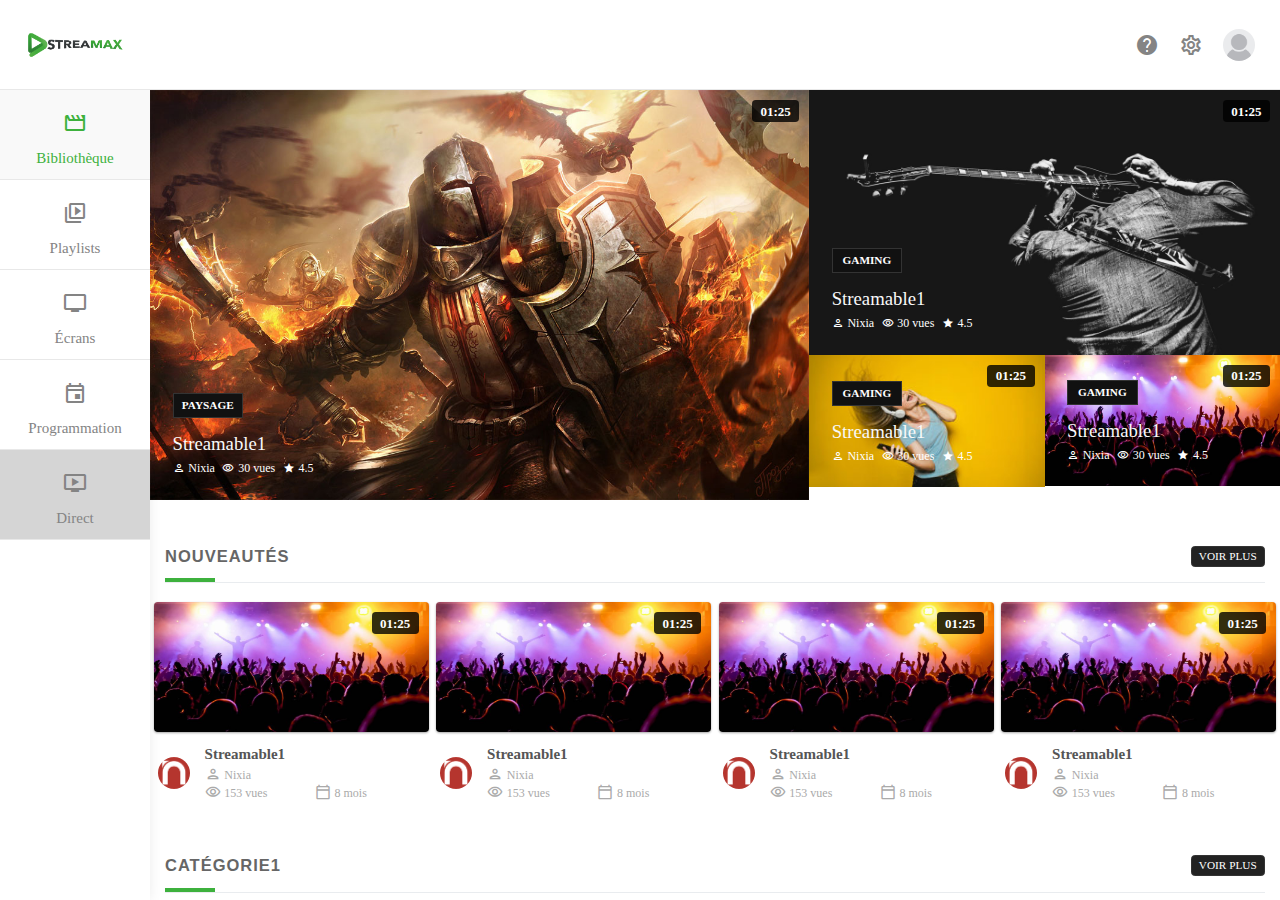
<file: index.html>
<!--
    @author NIXIA
    @email contact@nixia.fr
    @create date 2022-04-15 20:23:06
    @modify date 2022-04-15 20:23:06
    @desc Streamax 
-->

<!DOCTYPE html>
<html>
    <head>
        <meta charset="utf-8">
        <meta http-equiv="content-type" content="text/html; charset=UTF-8">
        <title>Streamax - Nixia IT</title>
        <meta http-equiv="X-UA-Compatible" content="IE=edge">
        <meta name="description" content="Streamax">
        <meta name="viewport" content="width=device-width, initial-scale=1">
        <meta name="author" content="Nixia">

        <!-- APP FAVICON -->
        <link rel="shortcut icon" href="">

        <!-- BOOTSTRAP CSS -->
        <link href="assets/css/lib/bootstrap.min.css" rel="stylesheet" type="text/css">
        <link href="https://fonts.googleapis.com/css?family=Material+Icons|Material+Icons+Outlined" rel="stylesheet">
    
        <!-- MAIN CSS -->
        <link href="assets/css/main.css" rel="stylesheet" type="text/css">
    </head>

    <body>

        <header class="d-flex flex-row justify-content-between justify-content-sm-between justify-content-md-end justify-content-lg-end align-items-center">
            <a class="mobileLogo ms-3" href="../index.html">
                <!-- <span class="fw-bold text-black text-center">S T R E A <span class="fw-bolder" style="color:#42b740;">M A X</span></span> -->
                <img src="./assets/media/img/logo streamax black.png" height="30px" width="100px">
            </a>

            <!-- <div class="searchbarWrapper flex-row align-items-center ms-lg-5 ms-md-3">
                <span class="material-icons-outlined">search</span>
                <input class="ms-lg-2 ms-md-1" type="text" placeholder="Rechercher un streamable" aria-label="search">
            </div> -->

            <div class="actionWrapper flex-row align-items-center me-3">
                

                <label class="dropdown">

                    <div class="dd-button">
                        <div class="notificationWrapper d-flex flex-row align-items-center">
                            <span class="material-icons">help</span>
                        </div>
                    </div>
                  
                    <input type="checkbox" class="dd-input" id="test">
                  
                    <ul class="dd-menu">
                        <li><a href="#">Aide</a></li>
                        <li><a href="#">Envoyer un commentaire</a></li>
                    </ul>
                    
                </label>

                <a href="./pages/user.html" class="settingsWrapper text-center d-flex justify-content-center flex-row align-items-center">
                    <span class="material-icons-outlined text-center">settings</span>
                </a>

                

                <label class="dropdown">

                    <div class="dd-button">
                        <div class="userWrapper d-flex flex-row align-items-center">
                            <img class="userImg rounded-circle" src="../assets/media/img/placeholder/temp_user.jpg" alt="user picture">
                        </div>
                    </div>
                  
                    <input type="checkbox" class="dd-input" id="test">
                  
                    <ul class="dd-menu">
                        <li><a href="./user.html">...</a></li>
                        <li class="divider"></li>
                        <li><a href="#"><span class="material-icons-outlined">logout</span><span class="mt-1 ms-2">Déconnexion</span></a></li>
                    </ul>
                    
                </label>

                
            </div>

            <a class="menuBtn me-3" href="#">
                <span class="material-icons-outlined">menu</span>
            </a>
        </header>

        <div id="sidebar">
            <nav class="w-100 d-flex flex-column align-items-center">
                <a href="index.html">
                    <!-- <span class="fw-bold text-black text-center">S T R E A <span class="fw-bolder" style="color:#42b740;">M A X</span></span> -->
                    <img src="./assets/media/img/logo streamax black.png" height="30px" width="100px">
                </a>
                <ul>  

                    <li class="current">
                        <a href="index.html">
                            <span class="material-icons-outlined">movie</span>
                            Bibliothèque
                        </a>
                    </li>

                    <li>
                        <a href="./pages/playlists.html">
                            <span class="material-icons-outlined">video_library</span>
                            Playlists
                        </a>
                    </li>

                    <li>
                        <a href="./pages/screens.html">
                            <span class="material-icons-outlined">tv</span>
                            Écrans
                        </a>
                    </li>

                    <li>
                        <a href="./pages/programmation.html">
                            <span class="material-icons-outlined">event</span>
                            Programmation
                        </a>
                    </li>

                    <li class="disabled">
                        <a href="#" aria-disabled="true">
                            <span class="material-icons-outlined">ondemand_video</span>
                            Direct
                        </a>
                    </li>

                </ul>
            </nav>
        </div>

        <main>
            <div class="row">
                <div class="col-md-12 col-lg-7">
                    <a href="./pages/streamable.html"><div class="thumbnail huge">
                        <img src="./assets/media/img/placeholder/temp_vod1.jpg">
                        <div class="video-length badge">01:25</div>
                        <div class="video-hover">
                            <span class="material-icons">play_arrow</span>
                        </div>

                        <div class="bottom">
                            <a href="#" class="category mb-3">
                                Paysage
                            </a>
                            <div class="d-flex flex-column">
                                <h5>Streamable1</h5>
                                <div class="meta mt-1">
                                    <a href="#" class="author me-2">
                                        <span class="material-icons-outlined me-1">person</span>
                                        <span>Nixia</span>
                                    </a>
                                    <a href="#" class="views me-2">
                                        <span class="material-icons-outlined me-1">visibility</span>
                                        <span>30 vues</span>
                                    </a>
                                    <a href="#" class="author">
                                        <span class="material-icons-outlined me-1">star</span>
                                        <span>4.5</span>
                                    </a>
                                </div>
                            </div>
                        </div>
                    </div></a>
                </div>

                <div class="col-md-12 col-lg-5">
                    <div class="row">
                        <a href="./pages/streamable.html"><div class="thumbnail huge">
                            <img src="./assets/media/img/placeholder/temp_vod3.jpg">
                            <div class="video-length badge">01:25</div>
                            <div class="video-hover">
                                <span class="material-icons">play_arrow</span>
                            </div>
    
                            <div class="bottom">
                                <a href="#" class="category mb-3">
                                    Gaming
                                </a>
                                <div class="d-flex flex-column">
                                    <h5>Streamable1</h5>
                                    <div class="meta mt-1">
                                        <a href="#" class="author me-2">
                                            <span class="material-icons-outlined me-1">person</span>
                                            <span>Nixia</span>
                                        </a>
                                        <a href="#" class="views me-2">
                                            <span class="material-icons-outlined me-1">visibility</span>
                                            <span>30 vues</span>
                                        </a>
                                        <a href="#" class="author">
                                            <span class="material-icons-outlined me-1">star</span>
                                            <span>4.5</span>
                                        </a>
                                    </div>
                                </div>
                            </div>
                        </div></a>
                    </div>
                    <div class="row">
                        <div class="col-6">
                            <a href="./pages/streamable.html"><div class="thumbnail huge">
                                <img src="./assets/media/img/placeholder/temp_vod2.jpg">
                                <div class="video-length badge">01:25</div>
                                <div class="video-hover">
                                    <span class="material-icons">play_arrow</span>
                                </div>
        
                                <div class="bottom">
                                    <a href="#" class="category mb-3">
                                        Gaming
                                    </a>
                                    <div class="d-flex flex-column">
                                        <h5>Streamable1</h5>
                                        <div class="meta mt-1">
                                            <a href="#" class="author me-2">
                                                <span class="material-icons-outlined me-1">person</span>
                                                <span>Nixia</span>
                                            </a>
                                            <a href="#" class="views me-2">
                                                <span class="material-icons-outlined me-1">visibility</span>
                                                <span>30 vues</span>
                                            </a>
                                            <a href="#" class="author">
                                                <span class="material-icons-outlined me-1">star</span>
                                                <span>4.5</span>
                                            </a>
                                        </div>
                                    </div>
                                </div>
                            </div></a>
                        </div>
                        <div class="col-6">
                            <a href="./pages/streamable.html"><div class="thumbnail huge">
                                <img src="./assets/media/img/placeholder/temp_vod4.jpg">
                                <div class="video-length badge">01:25</div>
                                <div class="video-hover">
                                    <span class="material-icons">play_arrow</span>
                                </div>
        
                                <div class="bottom">
                                    <a href="#" class="category mb-3">
                                        Gaming
                                    </a>
                                    <div class="d-flex flex-column">
                                        <h5>Streamable1</h5>
                                        <div class="meta mt-1">
                                            <a href="#" class="author me-2">
                                                <span class="material-icons-outlined me-1">person</span>
                                                <span>Nixia</span>
                                            </a>
                                            <a href="#" class="views me-2">
                                                <span class="material-icons-outlined me-1">visibility</span>
                                                <span>30 vues</span>
                                            </a>
                                            <a href="#" class="author">
                                                <span class="material-icons-outlined me-1">star</span>
                                                <span>4.5</span>
                                            </a>
                                        </div>
                                    </div>
                                </div>
                            </div></a>
                        </div>
                    </div>
                </div>
            </div>

            <div class="d-flex widget-title-wrapper flex-row m-3 mt-5 justify-content-between align-items-center">
                <h5 class="text-uppercase widget-title">Nouveautés</h5>
                <a href="./pages/category.html" class="badge view-more-url">Voir plus</a>
            </div>
            
            <div class="row">

                <a href="./pages/streamable.html" class="col-lg-3 col-md-6 col-12">
                    <div class="thumbnail mini">
                        <img src="./assets/media/img/placeholder/temp_vod4.jpg">
                        <div class="video-length badge">01:25</div>
                        <div class="video-hover">
                            <span class="material-icons">play_arrow</span>
                        </div>
                    </div>
                    <div class="row">
                        <div class="col-2 d-flex justify-content-center align-items-center">
                            <img height="32px" class="m-2 author-pic rounded-circle" src="./assets/media/img/placeholder/nixia.png">
                        </div>
                        <div class="col-10">
                            <div class="d-flex flex-column m-2 thumbnail-infos">
                                <span class="name">Streamable1</span>
                                <div class="author me-2">
                                    <span class="material-icons-outlined me-1">person</span>
                                    <span>Nixia</span>
                                </div>

                                <div class="row">
                                    <div class="views col-6">
                                        <span class="material-icons-outlined me-1">visibility</span>
                                        <span>153 vues</span>
                                    </div>
                                    <div class="date col-6">
                                        <span class="material-icons-outlined me-1">calendar_today</span>
                                        <span>8 mois</span>
                                    </div>
                                </div>
                                
                                
                            </div>
                            
                        </div>
                    </div>

                </a>

                <a href="./pages/streamable.html" class="col-lg-3 col-md-6 col-12">
                    <div class="thumbnail mini">
                        <img src="./assets/media/img/placeholder/temp_vod4.jpg">
                        <div class="video-length badge">01:25</div>
                        <div class="video-hover">
                            <span class="material-icons">play_arrow</span>
                        </div>
                    </div>
                    <div class="row">
                        <div class="col-2 d-flex justify-content-center align-items-center">
                            <img height="32px" class="m-2 author-pic rounded-circle" src="./assets/media/img/placeholder/nixia.png">
                        </div>
                        <div class="col-10">
                            <div class="d-flex flex-column m-2 thumbnail-infos">
                                <span class="name">Streamable1</span>
                                <div class="author me-2">
                                    <span class="material-icons-outlined me-1">person</span>
                                    <span>Nixia</span>
                                </div>

                                <div class="row">
                                    <div class="views col-6">
                                        <span class="material-icons-outlined me-1">visibility</span>
                                        <span>153 vues</span>
                                    </div>
                                    <div class="date col-6">
                                        <span class="material-icons-outlined me-1">calendar_today</span>
                                        <span>8 mois</span>
                                    </div>
                                </div>
                                
                                
                            </div>
                            
                        </div>
                    </div>

                </a>

                <a href="./pages/streamable.html" class="col-lg-3 col-md-6 col-12">
                    <div class="thumbnail mini">
                        <img src="./assets/media/img/placeholder/temp_vod4.jpg">
                        <div class="video-length badge">01:25</div>
                        <div class="video-hover">
                            <span class="material-icons">play_arrow</span>
                        </div>
                    </div>
                    <div class="row">
                        <div class="col-2 d-flex justify-content-center align-items-center">
                            <img height="32px" class="m-2 author-pic rounded-circle" src="./assets/media/img/placeholder/nixia.png">
                        </div>
                        <div class="col-10">
                            <div class="d-flex flex-column m-2 thumbnail-infos">
                                <span class="name">Streamable1</span>
                                <div class="author me-2">
                                    <span class="material-icons-outlined me-1">person</span>
                                    <span>Nixia</span>
                                </div>

                                <div class="row">
                                    <div class="views col-6">
                                        <span class="material-icons-outlined me-1">visibility</span>
                                        <span>153 vues</span>
                                    </div>
                                    <div class="date col-6">
                                        <span class="material-icons-outlined me-1">calendar_today</span>
                                        <span>8 mois</span>
                                    </div>
                                </div>
                                
                                
                            </div>
                            
                        </div>
                    </div>

                </a>

                <a href="./pages/streamable.html" class="col-lg-3 col-md-6 col-12">
                    <div class="thumbnail mini">
                        <img src="./assets/media/img/placeholder/temp_vod4.jpg">
                        <div class="video-length badge">01:25</div>
                        <div class="video-hover">
                            <span class="material-icons">play_arrow</span>
                        </div>
                    </div>
                    <div class="row">
                        <div class="col-2 d-flex justify-content-center align-items-center">
                            <img height="32px" class="m-2 author-pic rounded-circle" src="./assets/media/img/placeholder/nixia.png">
                        </div>
                        <div class="col-10">
                            <div class="d-flex flex-column m-2 thumbnail-infos">
                                <span class="name">Streamable1</span>
                                <div class="author me-2">
                                    <span class="material-icons-outlined me-1">person</span>
                                    <span>Nixia</span>
                                </div>

                                <div class="row">
                                    <div class="views col-6">
                                        <span class="material-icons-outlined me-1">visibility</span>
                                        <span>153 vues</span>
                                    </div>
                                    <div class="date col-6">
                                        <span class="material-icons-outlined me-1">calendar_today</span>
                                        <span>8 mois</span>
                                    </div>
                                </div>
                                
                                
                            </div>
                            
                        </div>
                    </div>

                </a>

            </div>

            <div class="d-flex widget-title-wrapper flex-row m-3 mt-5 justify-content-between align-items-center">
                <h5 class="text-uppercase widget-title">Catégorie1</h5>
                <a href="./pages/category.html" class="badge view-more-url">Voir plus</a>
            </div>

            

            <div class="row">

                <a href="./pages/streamable.html" class="col-lg-3 col-md-6 col-12">
                    <div class="thumbnail mini">
                        <img src="./assets/media/img/placeholder/temp_vod2.jpg">
                        <div class="video-length badge">01:25</div>
                        <div class="video-hover">
                            <span class="material-icons">play_arrow</span>
                        </div>
                    </div>
                    <div class="row">
                        <div class="col-2 d-flex justify-content-center align-items-center">
                            <img height="32px" class="m-2 author-pic rounded-circle" src="./assets/media/img/placeholder/nixia.png">
                        </div>
                        <div class="col-10">
                            <div class="d-flex flex-column m-2 thumbnail-infos">
                                <span class="name">Streamable1</span>
                                <div class="author me-2">
                                    <span class="material-icons-outlined me-1">person</span>
                                    <span>Nixia</span>
                                </div>

                                <div class="row">
                                    <div class="views col-6">
                                        <span class="material-icons-outlined me-1">visibility</span>
                                        <span>153 vues</span>
                                    </div>
                                    <div class="date col-6">
                                        <span class="material-icons-outlined me-1">calendar_today</span>
                                        <span>8 mois</span>
                                    </div>
                                </div>
                                
                                
                            </div>
                            
                        </div>
                    </div>

                </a>

                <a href="./pages/streamable.html" class="col-lg-3 col-md-6 col-12">
                    <div class="thumbnail mini">
                        <img src="./assets/media/img/placeholder/temp_vod2.jpg">
                        <div class="video-length badge">01:25</div>
                        <div class="video-hover">
                            <span class="material-icons">play_arrow</span>
                        </div>
                    </div>
                    <div class="row">
                        <div class="col-2 d-flex justify-content-center align-items-center">
                            <img height="32px" class="m-2 author-pic rounded-circle" src="./assets/media/img/placeholder/nixia.png">
                        </div>
                        <div class="col-10">
                            <div class="d-flex flex-column m-2 thumbnail-infos">
                                <span class="name">Streamable1</span>
                                <div class="author me-2">
                                    <span class="material-icons-outlined me-1">person</span>
                                    <span>Nixia</span>
                                </div>

                                <div class="row">
                                    <div class="views col-6">
                                        <span class="material-icons-outlined me-1">visibility</span>
                                        <span>153 vues</span>
                                    </div>
                                    <div class="date col-6">
                                        <span class="material-icons-outlined me-1">calendar_today</span>
                                        <span>8 mois</span>
                                    </div>
                                </div>
                                
                                
                            </div>
                            
                        </div>
                    </div>

                </a>

                <a href="./pages/streamable.html" class="col-lg-3 col-md-6 col-12">
                    <div class="thumbnail mini">
                        <img src="./assets/media/img/placeholder/temp_vod2.jpg">
                        <div class="video-length badge">01:25</div>
                        <div class="video-hover">
                            <span class="material-icons">play_arrow</span>
                        </div>
                    </div>
                    <div class="row">
                        <div class="col-2 d-flex justify-content-center align-items-center">
                            <img height="32px" class="m-2 author-pic rounded-circle" src="./assets/media/img/placeholder/nixia.png">
                        </div>
                        <div class="col-10">
                            <div class="d-flex flex-column m-2 thumbnail-infos">
                                <span class="name">Streamable1</span>
                                <div class="author me-2">
                                    <span class="material-icons-outlined me-1">person</span>
                                    <span>Nixia</span>
                                </div>

                                <div class="row">
                                    <div class="views col-6">
                                        <span class="material-icons-outlined me-1">visibility</span>
                                        <span>153 vues</span>
                                    </div>
                                    <div class="date col-6">
                                        <span class="material-icons-outlined me-1">calendar_today</span>
                                        <span>8 mois</span>
                                    </div>
                                </div>
                                
                                
                            </div>
                            
                        </div>
                    </div>

                </a>

                <a href="./pages/streamable.html" class="col-lg-3 col-md-6 col-12">
                    <div class="thumbnail mini">
                        <img src="./assets/media/img/placeholder/temp_vod2.jpg">
                        <div class="video-length badge">01:25</div>
                        <div class="video-hover">
                            <span class="material-icons">play_arrow</span>
                        </div>
                    </div>
                    <div class="row">
                        <div class="col-2 d-flex justify-content-center align-items-center">
                            <img height="32px" class="m-2 author-pic rounded-circle" src="./assets/media/img/placeholder/nixia.png">
                        </div>
                        <div class="col-10">
                            <div class="d-flex flex-column m-2 thumbnail-infos">
                                <span class="name">Streamable1</span>
                                <div class="author me-2">
                                    <span class="material-icons-outlined me-1">person</span>
                                    <span>Nixia</span>
                                </div>

                                <div class="row">
                                    <div class="views col-6">
                                        <span class="material-icons-outlined me-1">visibility</span>
                                        <span>153 vues</span>
                                    </div>
                                    <div class="date col-6">
                                        <span class="material-icons-outlined me-1">calendar_today</span>
                                        <span>8 mois</span>
                                    </div>
                                </div>
                                
                                
                            </div>
                            
                        </div>
                    </div>

                </a>

            </div>

            <div class="d-flex widget-title-wrapper flex-row m-3 mt-5 justify-content-between align-items-center">
                <h5 class="text-uppercase widget-title">Catégorie2</h5>
                <a href="./pages/category.html" class="badge view-more-url">Voir plus</a>
            </div>

            <div class="row">

                <a href="./pages/streamable.html" class="col-lg-3 col-md-6 col-12">
                    <div class="thumbnail mini">
                        <img src="./assets/media/img/placeholder/temp_vod3.jpg">
                        <div class="video-length badge">01:25</div>
                        <div class="video-hover">
                            <span class="material-icons">play_arrow</span>
                        </div>
                    </div>
                    <div class="row">
                        <div class="col-2 d-flex justify-content-center align-items-center">
                            <img height="32px" class="m-2 author-pic rounded-circle" src="./assets/media/img/placeholder/nixia.png">
                        </div>
                        <div class="col-10">
                            <div class="d-flex flex-column m-2 thumbnail-infos">
                                <span class="name">Streamable1</span>
                                <div class="author me-2">
                                    <span class="material-icons-outlined me-1">person</span>
                                    <span>Nixia</span>
                                </div>

                                <div class="row">
                                    <div class="views col-6">
                                        <span class="material-icons-outlined me-1">visibility</span>
                                        <span>153 vues</span>
                                    </div>
                                    <div class="date col-6">
                                        <span class="material-icons-outlined me-1">calendar_today</span>
                                        <span>8 mois</span>
                                    </div>
                                </div>
                                
                                
                            </div>
                            
                        </div>
                    </div>

                </a>

                <a href="./pages/streamable.html" class="col-lg-3 col-md-6 col-12">
                    <div class="thumbnail mini">
                        <img src="./assets/media/img/placeholder/temp_vod3.jpg">
                        <div class="video-length badge">01:25</div>
                        <div class="video-hover">
                            <span class="material-icons">play_arrow</span>
                        </div>
                    </div>
                    <div class="row">
                        <div class="col-2 d-flex justify-content-center align-items-center">
                            <img height="32px" class="m-2 author-pic rounded-circle" src="./assets/media/img/placeholder/nixia.png">
                        </div>
                        <div class="col-10">
                            <div class="d-flex flex-column m-2 thumbnail-infos">
                                <span class="name">Streamable1</span>
                                <div class="author me-2">
                                    <span class="material-icons-outlined me-1">person</span>
                                    <span>Nixia</span>
                                </div>

                                <div class="row">
                                    <div class="views col-6">
                                        <span class="material-icons-outlined me-1">visibility</span>
                                        <span>153 vues</span>
                                    </div>
                                    <div class="date col-6">
                                        <span class="material-icons-outlined me-1">calendar_today</span>
                                        <span>8 mois</span>
                                    </div>
                                </div>
                                
                                
                            </div>
                            
                        </div>
                    </div>

                </a>

                <a href="./pages/streamable.html" class="col-lg-3 col-md-6 col-12">
                    <div class="thumbnail mini">
                        <img src="./assets/media/img/placeholder/temp_vod3.jpg">
                        <div class="video-length badge">01:25</div>
                        <div class="video-hover">
                            <span class="material-icons">play_arrow</span>
                        </div>
                    </div>
                    <div class="row">
                        <div class="col-2 d-flex justify-content-center align-items-center">
                            <img height="32px" class="m-2 author-pic rounded-circle" src="./assets/media/img/placeholder/nixia.png">
                        </div>
                        <div class="col-10">
                            <div class="d-flex flex-column m-2 thumbnail-infos">
                                <span class="name">Streamable1</span>
                                <div class="author me-2">
                                    <span class="material-icons-outlined me-1">person</span>
                                    <span>Nixia</span>
                                </div>

                                <div class="row">
                                    <div class="views col-6">
                                        <span class="material-icons-outlined me-1">visibility</span>
                                        <span>153 vues</span>
                                    </div>
                                    <div class="date col-6">
                                        <span class="material-icons-outlined me-1">calendar_today</span>
                                        <span>8 mois</span>
                                    </div>
                                </div>
                                
                                
                            </div>
                            
                        </div>
                    </div>

                </a>

                <a href="./pages/streamable.html" class="col-lg-3 col-md-6 col-12">
                    <div class="thumbnail mini">
                        <img src="./assets/media/img/placeholder/temp_vod3.jpg">
                        <div class="video-length badge">01:25</div>
                        <div class="video-hover">
                            <span class="material-icons">play_arrow</span>
                        </div>
                    </div>
                    <div class="row">
                        <div class="col-2 d-flex justify-content-center align-items-center">
                            <img height="32px" class="m-2 author-pic rounded-circle" src="./assets/media/img/placeholder/nixia.png">
                        </div>
                        <div class="col-10">
                            <div class="d-flex flex-column m-2 thumbnail-infos">
                                <span class="name">Streamable1</span>
                                <div class="author me-2">
                                    <span class="material-icons-outlined me-1">person</span>
                                    <span>Nixia</span>
                                </div>

                                <div class="row">
                                    <div class="views col-6">
                                        <span class="material-icons-outlined me-1">visibility</span>
                                        <span>153 vues</span>
                                    </div>
                                    <div class="date col-6">
                                        <span class="material-icons-outlined me-1">calendar_today</span>
                                        <span>8 mois</span>
                                    </div>
                                </div>
                                
                                
                            </div>
                            
                        </div>
                    </div>

                </a>

            </div>

        </main>
        
        <script src="assets/js/lib/jquery-3.6.0.min.js"></script>
        <script src="assets/js/lib/bootstrap.bundle.min.js"></script>
        <script src="assets/js/main.js"></script>
    </body>
</html>
</file>
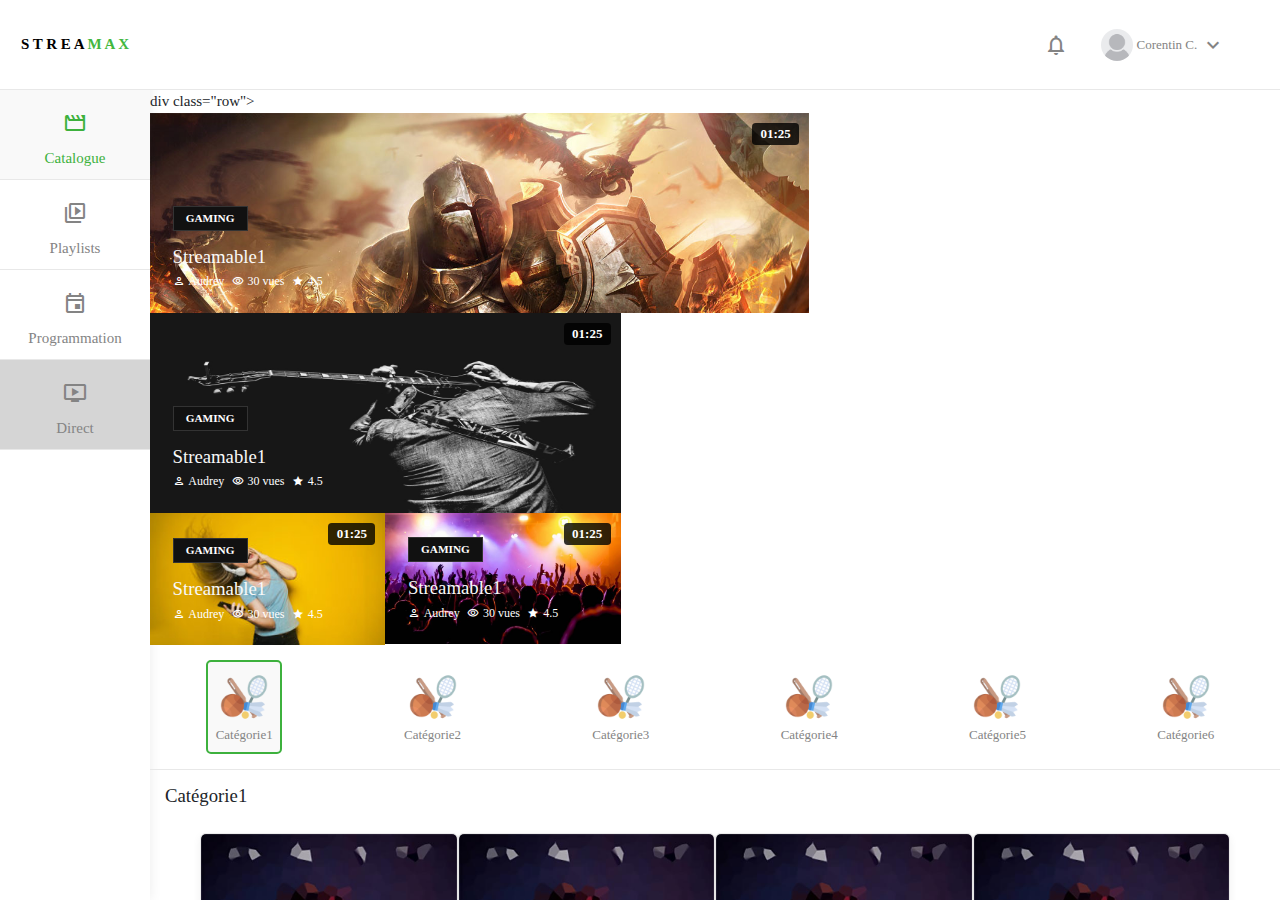
<file: old_index.html>
<!--
    @author NIXIA
    @email contact@nixia.fr
    @create date 2022-04-15 20:23:06
    @modify date 2022-04-15 20:23:06
    @desc Streamax 
-->

<!DOCTYPE html>
<html>
    <head>
        <meta charset="utf-8">
        <meta http-equiv="content-type" content="text/html; charset=UTF-8">
        <title>Streamax - Nixia IT</title>
        <meta http-equiv="X-UA-Compatible" content="IE=edge">
        <meta name="description" content="Streamax">
        <meta name="viewport" content="width=device-width, initial-scale=1">
        <meta name="author" content="Nixia">

        <!-- APP FAVICON -->
        <link rel="shortcut icon" href="">

        <!-- BOOTSTRAP CSS -->
        <link href="assets/css/lib/bootstrap.min.css" rel="stylesheet" type="text/css">
        <link href="https://fonts.googleapis.com/css?family=Material+Icons|Material+Icons+Outlined" rel="stylesheet">
    
        <!-- MAIN CSS -->
        <link href="assets/css/main.css" rel="stylesheet" type="text/css">
    </head>

    <body>

        <header class="d-flex flex-row justify-content-between justify-content-sm-between justify-content-md-end justify-content-lg-end align-items-center">
            <a class="mobileLogo ms-3" href="../index.html">
                <span class="fw-bold text-black text-center">S T R E A <span class="fw-bolder" style="color:#42b740;">M A X</span></span>
            </a>

            <!-- <div class="searchbarWrapper flex-row align-items-center ms-lg-5 ms-md-3">
                <span class="material-icons-outlined">search</span>
                <input class="ms-lg-2 ms-md-1" type="text" placeholder="Rechercher un streamable" aria-label="search">
            </div> -->

            <div class="actionWrapper flex-row align-items-center me-lg-5 me-md-3">
                <a class="notificationWrapper d-flex flex-row align-items-center me-lg-4 me-md-2">
                    <span class="material-icons-outlined">notifications</span>
                </a>

                <label class="dropdown">

                    <div class="dd-button">
                        <div class="userWrapper d-flex flex-row align-items-center">
                            <img class="userImg rounded-circle me-1" src="../assets/media/img/placeholder/temp_user.jpg" alt="user picture">
                            <span class="userName me-1">Corentin C.</span>
                            <span class="material-icons-outlined">expand_more</span>
                        </div>
                    </div>
                  
                    <input type="checkbox" class="dd-input" id="test">
                  
                    <ul class="dd-menu">
                        <li><a href="./pages/user.html"><span class="material-icons-outlined">tune</span><span class="mt-1 ms-2">Paramètres</span></a></li>
                        <li class="divider"></li>
                        <li><a href="#"><span class="material-icons-outlined">logout</span><span class="mt-1 ms-2">Déconnexion</span></a></li>
                    </ul>
                    
                  </label>
            </div>

            <a class="menuBtn me-3" href="#">
                <span class="material-icons-outlined">menu</span>
            </a>
        </header>

        <div id="sidebar">
            <nav class="w-100 d-flex flex-column align-items-center">
                <a href="index.html">
                    <span class="fw-bold text-black text-center">S T R E A <span class="fw-bolder" style="color:#42b740;">M A X</span></span>
                </a>
                <ul>  

                    <li class="current">
                        <a href="index.html">
                            <span class="material-icons-outlined">movie</span>
                            Catalogue
                        </a>
                    </li>

                    <li>
                        <a href="./pages/playlists.html">
                            <span class="material-icons-outlined">video_library</span>
                            Playlists
                        </a>
                    </li>

                    <li>
                        <a href="./pages/programmation.html">
                            <span class="material-icons-outlined">event</span>
                            Programmation
                        </a>
                    </li>

                    <li class="disabled">
                        <a href="#" aria-disabled="true">
                            <span class="material-icons-outlined">ondemand_video</span>
                            Direct
                        </a>
                    </li>

                </ul>
            </nav>
        </div>

        <main>
            div class="row">
                <div class="col-md-12 col-lg-7">
                    <div class="thumbnail">
                        <img src="./assets/media/img/placeholder/temp_vod1.jpg">
                        <div class="video-length badge">01:25</div>
                        <div class="video-hover">
                            <span class="material-icons">play_arrow</span>
                        </div>

                        <div class="bottom">
                            <a href="#" class="category mb-3">
                                Gaming
                            </a>
                            <div class="d-flex flex-column">
                                <h5>Streamable1</h5>
                                <div class="meta mt-1">
                                    <a href="#" class="author me-2">
                                        <span class="material-icons-outlined me-1">person</span>
                                        <span>Audrey</span>
                                    </a>
                                    <a href="#" class="views me-2">
                                        <span class="material-icons-outlined me-1">visibility</span>
                                        <span>30 vues</span>
                                    </a>
                                    <a href="#" class="author">
                                        <span class="material-icons-outlined me-1">star</span>
                                        <span>4.5</span>
                                    </a>
                                </div>
                            </div>
                        </div>
                    </div>
                </div>

                <div class="col-md-12 col-lg-5">
                    <div class="row">
                        <div class="thumbnail">
                            <img src="./assets/media/img/placeholder/temp_vod3.jpg">
                            <div class="video-length badge">01:25</div>
                            <div class="video-hover">
                                <span class="material-icons">play_arrow</span>
                            </div>
    
                            <div class="bottom">
                                <a href="#" class="category mb-3">
                                    Gaming
                                </a>
                                <div class="d-flex flex-column">
                                    <h5>Streamable1</h5>
                                    <div class="meta mt-1">
                                        <a href="#" class="author me-2">
                                            <span class="material-icons-outlined me-1">person</span>
                                            <span>Audrey</span>
                                        </a>
                                        <a href="#" class="views me-2">
                                            <span class="material-icons-outlined me-1">visibility</span>
                                            <span>30 vues</span>
                                        </a>
                                        <a href="#" class="author">
                                            <span class="material-icons-outlined me-1">star</span>
                                            <span>4.5</span>
                                        </a>
                                    </div>
                                </div>
                            </div>
                        </div>
                    </div>
                    <div class="row">
                        <div class="col-6">
                            <div class="thumbnail">
                                <img src="./assets/media/img/placeholder/temp_vod2.jpg">
                                <div class="video-length badge">01:25</div>
                                <div class="video-hover">
                                    <span class="material-icons">play_arrow</span>
                                </div>
        
                                <div class="bottom">
                                    <a href="#" class="category mb-3">
                                        Gaming
                                    </a>
                                    <div class="d-flex flex-column">
                                        <h5>Streamable1</h5>
                                        <div class="meta mt-1">
                                            <a href="#" class="author me-2">
                                                <span class="material-icons-outlined me-1">person</span>
                                                <span>Audrey</span>
                                            </a>
                                            <a href="#" class="views me-2">
                                                <span class="material-icons-outlined me-1">visibility</span>
                                                <span>30 vues</span>
                                            </a>
                                            <a href="#" class="author">
                                                <span class="material-icons-outlined me-1">star</span>
                                                <span>4.5</span>
                                            </a>
                                        </div>
                                    </div>
                                </div>
                            </div>
                        </div>
                        <div class="col-6">
                            <div class="thumbnail">
                                <img src="./assets/media/img/placeholder/temp_vod4.jpg">
                                <div class="video-length badge">01:25</div>
                                <div class="video-hover">
                                    <span class="material-icons">play_arrow</span>
                                </div>
        
                                <div class="bottom">
                                    <a href="#" class="category mb-3">
                                        Gaming
                                    </a>
                                    <div class="d-flex flex-column">
                                        <h5>Streamable1</h5>
                                        <div class="meta mt-1">
                                            <a href="#" class="author me-2">
                                                <span class="material-icons-outlined me-1">person</span>
                                                <span>Audrey</span>
                                            </a>
                                            <a href="#" class="views me-2">
                                                <span class="material-icons-outlined me-1">visibility</span>
                                                <span>30 vues</span>
                                            </a>
                                            <a href="#" class="author">
                                                <span class="material-icons-outlined me-1">star</span>
                                                <span>4.5</span>
                                            </a>
                                        </div>
                                    </div>
                                </div>
                            </div>
                        </div>
                    </div>
                </div>
            </div>
            <div class="categoryWrapper row justify-content-center align-items-center">

                <a href="#" class="col-md-2 col-sm-4 col-6 category current">
                    <div>
                        <img src="./assets/media/img/placeholder/temp_cat1.png" alt="sport category">
                        <span>Catégorie1</span>
                    </div>
                </a>

                <a href="#" class="col-md-2 col-sm-4 col-6 category">
                    <div>
                        <img src="./assets/media/img/placeholder/temp_cat1.png" alt="sport category">
                        <span>Catégorie2</span>
                    </div>
                </a>

                <a href="#" class="col-md-2 col-sm-4 col-6 category">
                    <div>
                        <img src="./assets/media/img/placeholder/temp_cat1.png" alt="sport category">
                        <span>Catégorie3</span>
                    </div>
                </a>

                <a href="#" class="col-md-2 col-sm-4 col-6 category">
                    <div>
                        <img src="./assets/media/img/placeholder/temp_cat1.png" alt="sport category">
                        <span>Catégorie4</span>
                    </div>
                </a>

                <a href="#" class="col-md-2 col-sm-4 col-6 category">
                    <div>
                        <img src="./assets/media/img/placeholder/temp_cat1.png" alt="sport category">
                        <span>Catégorie5</span>
                    </div>
                </a>

                <a href="#" class="col-md-2 col-sm-4 col-6 category">
                    <div>
                        <img src="./assets/media/img/placeholder/temp_cat1.png" alt="sport category">
                        <span>Catégorie6</span>
                    </div> 
                </a>

            </div>

            
            <h5 class="m-3">Catégorie1</h5>

            <div class="row catalogWrapper">
                <!-- begin::col -->
                <a href="./pages/streamable.html" class="col-12 col-md-6 col-lg-4 col-xl-3">
                    <!-- begin::streamable card -->
                    <div class="streamable-card">
                        
                        <img src="./assets/media/img/placeholder/streamable.jpg" alt="Streamable picture">
                            
                        <div class="streamable-desc">
                            <h6>
                                The Wild Things Are
                            </h6>
                            <span class="fw-bold" style="color:#42b740;">8.6</span>
                        </div>
                    </div>
                    <!-- begin::streamable card -->
                </a>
                <!-- end::col-->

                <!-- begin::col -->
                <a href="./pages/streamable.html" class="col-12 col-md-6 col-lg-4 col-xl-3">
                    <!-- begin::streamable card -->
                    <div class="streamable-card">
                        
                        <img src="./assets/media/img/placeholder/streamable.jpg" alt="Streamable picture">
                            
                        <div class="streamable-desc">
                            <h6>
                                The Wild Things Are
                            </h6>
                            <span class="fw-bold" style="color:#42b740;">8.6</span>
                        </div>
                    </div>
                    <!-- begin::streamable card -->
                </a>
                <!-- end::col-->

                <!-- begin::col -->
                <a href="./pages/streamable.html" class="col-12 col-md-6 col-lg-4 col-xl-3">
                    <!-- begin::streamable card -->
                    <div class="streamable-card">
                        
                        <img src="./assets/media/img/placeholder/streamable.jpg" alt="Streamable picture">
                            
                        <div class="streamable-desc">
                            <h6>
                                The Wild Things Are
                            </h6>
                            <span class="fw-bold" style="color:#42b740;">8.6</span>
                        </div>
                    </div>
                    <!-- begin::streamable card -->
                </a>
                <!-- end::col-->

                <!-- begin::col -->
                <a href="./pages/streamable.html" class="col-12 col-md-6 col-lg-4 col-xl-3">
                    <!-- begin::streamable card -->
                    <div class="streamable-card">
                        
                        <img src="./assets/media/img/placeholder/streamable.jpg" alt="Streamable picture">
                            
                        <div class="streamable-desc">
                            <h6>
                                The Wild Things Are
                            </h6>
                            <span class="fw-bold" style="color:#42b740;">8.6</span>
                        </div>
                    </div>
                    <!-- begin::streamable card -->
                </a>
                <!-- end::col-->

                <!-- begin::col -->
                <a href="./pages/streamable.html" class="col-12 col-md-6 col-lg-4 col-xl-3">
                    <!-- begin::streamable card -->
                    <div class="streamable-card">
                        
                        <img src="./assets/media/img/placeholder/streamable.jpg" alt="Streamable picture">
                            
                        <div class="streamable-desc">
                            <h6>
                                The Wild Things Are
                            </h6>
                            <span class="fw-bold" style="color:#42b740;">8.6</span>
                        </div>
                    </div>
                    <!-- begin::streamable card -->
                </a>
                <!-- end::col-->

                <!-- begin::col -->
                <a href="./pages/streamable.html" class="col-12 col-md-6 col-lg-4 col-xl-3">
                    <!-- begin::streamable card -->
                    <div class="streamable-card">
                        
                        <img src="./assets/media/img/placeholder/streamable.jpg" alt="Streamable picture">
                            
                        <div class="streamable-desc">
                            <h6>
                                The Wild Things Are
                            </h6>
                            <span class="fw-bold" style="color:#42b740;">8.6</span>
                        </div>
                    </div>
                    <!-- begin::streamable card -->
                </a>
                <!-- end::col-->

                <!-- begin::col -->
                <a href="./pages/streamable.html" class="col-12 col-md-6 col-lg-4 col-xl-3">
                    <!-- begin::streamable card -->
                    <div class="streamable-card">
                        
                        <img src="./assets/media/img/placeholder/streamable.jpg" alt="Streamable picture">
                            
                        <div class="streamable-desc">
                            <h6>
                                The Wild Things Are
                            </h6>
                            <span class="fw-bold" style="color:#42b740;">8.6</span>
                        </div>
                    </div>
                    <!-- begin::streamable card -->
                </a>
                <!-- end::col-->
                <!-- begin::col -->
                <a href="./pages/streamable.html" class="col-12 col-md-6 col-lg-4 col-xl-3">
                    <!-- begin::streamable card -->
                    <div class="streamable-card">
                        
                        <img src="./assets/media/img/placeholder/streamable.jpg" alt="Streamable picture">
                            
                        <div class="streamable-desc">
                            <h6>
                                The Wild Things Are
                            </h6>
                            <span class="fw-bold" style="color:#42b740;">8.6</span>
                        </div>
                    </div>
                    <!-- begin::streamable card -->
                </a>
                <!-- end::col-->
            </div>
            
        </main>
        
        <script src="assets/js/lib/jquery-3.6.0.min.js"></script>
        <script src="assets/js/lib/bootstrap.bundle.min.js"></script>
        <script src="assets/js/main.js"></script>
    </body>
</html>
</file>
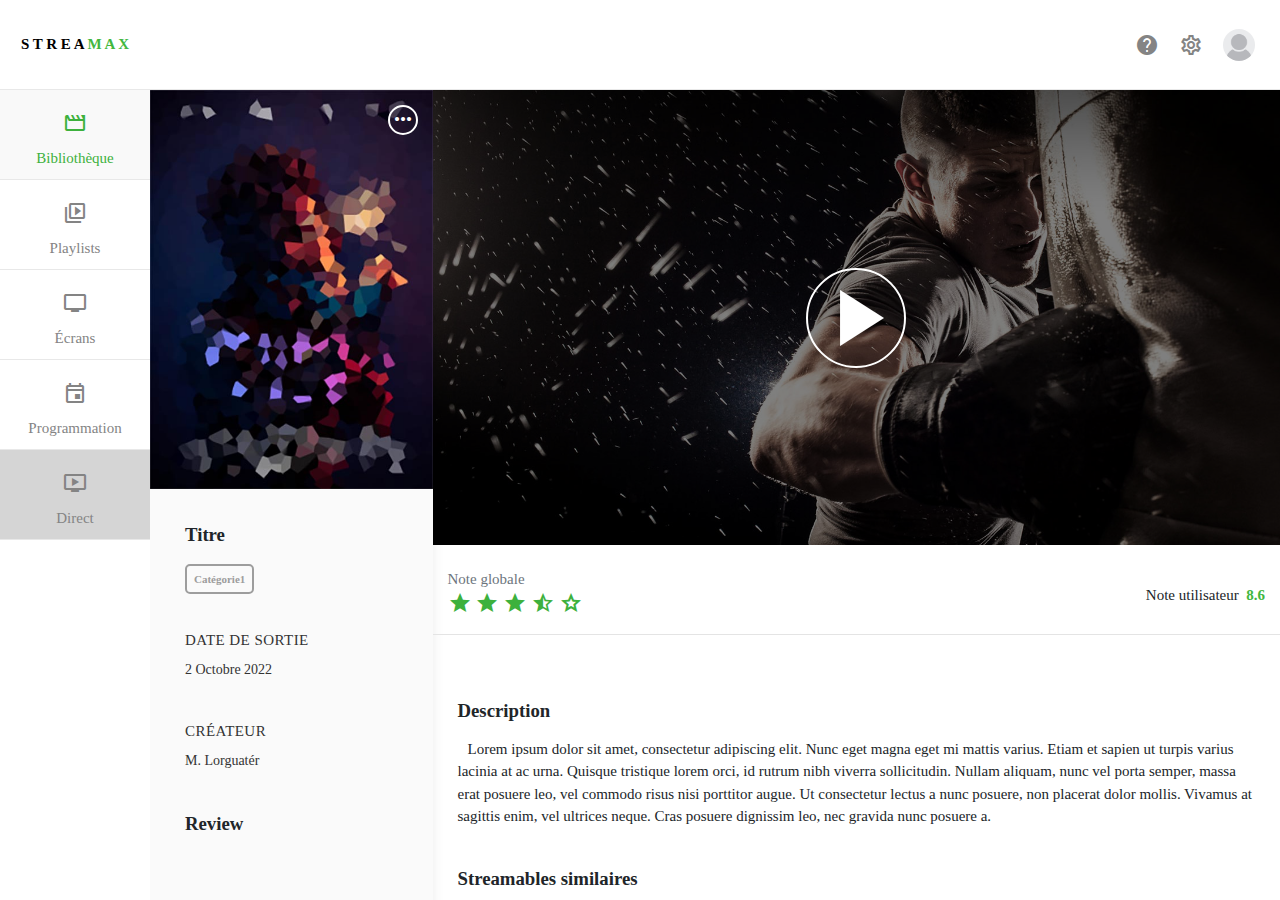
<file: pages/old_streamable.html>
<!--
    @author NIXIA
    @email contact@nixia.fr
    @create date 2022-04-15 20:23:06
    @modify date 2022-04-15 20:23:06
    @desc Streamax 
-->

<!DOCTYPE html>
<html>
    <head>
        <meta charset="utf-8">
        <meta http-equiv="content-type" content="text/html; charset=UTF-8">
        <title>Streamax - Nixia IT</title>
        <meta http-equiv="X-UA-Compatible" content="IE=edge">
        <meta name="description" content="Streamax">
        <meta name="viewport" content="width=device-width, initial-scale=1">
        <meta name="author" content="Nixia">

        <!-- APP FAVICON -->
        <link rel="shortcut icon" href="">

        <!-- BOOTSTRAP CSS -->
        <link href="../assets/css/lib/bootstrap.min.css" rel="stylesheet" type="text/css">
        <link href="https://fonts.googleapis.com/css?family=Material+Icons|Material+Icons+Outlined" rel="stylesheet">
    
        <!-- MAIN CSS -->
        <link href="../assets/css/main.css" rel="stylesheet" type="text/css">
    </head>

    <body>

        <header class="d-flex flex-row justify-content-between justify-content-sm-between justify-content-md-end justify-content-lg-end align-items-center">
            <a class="mobileLogo ms-3" href="../index.html">
                <span class="fw-bold text-black text-center">S T R E A <span class="fw-bolder" style="color:#42b740;">M A X</span></span>
            </a>
            <!-- <div class="searchbarWrapper flex-row align-items-center ms-lg-5 ms-md-3">
                <span class="material-icons-outlined">search</span>
                <input class="ms-lg-2 ms-md-1" type="text" placeholder="Rechercher un streamable" aria-label="search">
            </div> -->

            <div class="actionWrapper flex-row align-items-center me-3">
                

                <label class="dropdown">

                    <div class="dd-button">
                        <div class="notificationWrapper d-flex flex-row align-items-center">
                            <span class="material-icons">help</span>
                        </div>
                    </div>
                  
                    <input type="checkbox" class="dd-input" id="test">
                  
                    <ul class="dd-menu">
                        <li><a href="#">Aide</a></li>
                        <li><a href="#">Envoyer un commentaire</a></li>
                    </ul>
                    
                </label>

                <a href="./user.html" class="settingsWrapper text-center d-flex justify-content-center flex-row align-items-center">
                    <span class="material-icons-outlined text-center">settings</span>
                </a>

                

                <label class="dropdown">

                    <div class="dd-button">
                        <div class="userWrapper d-flex flex-row align-items-center">
                            <img class="userImg rounded-circle" src="../assets/media/img/placeholder/temp_user.jpg" alt="user picture">
                        </div>
                    </div>
                  
                    <input type="checkbox" class="dd-input" id="test">
                  
                    <ul class="dd-menu">
                        <li><a href="./user.html">...</a></li>
                        <li class="divider"></li>
                        <li><a href="#"><span class="material-icons-outlined">logout</span><span class="mt-1 ms-2">Déconnexion</span></a></li>
                    </ul>
                    
                </label>

                
            </div>

            <a class="menuBtn me-3" href="#">
                <span class="material-icons-outlined">menu</span>
            </a>
        </header>

        <div id="sidebar">
            <nav class="w-100 d-flex flex-column align-items-center">
                <a href="../index.html">
                    <span class="fw-bold text-black text-center">S T R E A <span class="fw-bolder" style="color:#42b740;">M A X</span></span>
                </a>
                <ul>  

                    <li class="current">
                        <a href="../index.html">
                            <span class="material-icons-outlined">movie</span>
                            Bibliothèque
                        </a>
                    </li>

                    <li>
                        <a href="./playlists.html">
                            <span class="material-icons-outlined">video_library</span>
                            Playlists
                        </a>
                    </li>

                    <li>
                        <a href="./screens.html">
                            <span class="material-icons-outlined">tv</span>
                            Écrans
                        </a>
                    </li>

                    <li>
                        <a href="./programmation.html">
                            <span class="material-icons-outlined">event</span>
                            Programmation
                        </a>
                    </li>

                    <li class="disabled">
                        <a href="#" aria-disabled="true">
                            <span class="material-icons-outlined">ondemand_video</span>
                            Direct
                        </a>
                    </li>

                </ul>
            </nav>
        </div>

        <main>
            <div class="detailWrapper row">

                <div class="col-lg-3 col-sm-12 leftPart">
                    <div class="movDisp">
                        <img src="../assets/media/img/placeholder/streamable.jpg" width="100%">
                        <div class="moreWrapper d-flex flex-column align-items-center">
                            <a class="moreBtn" href="#">
                                <span class="material-icons text-white">
                                    more_horiz
                                </span>
                            </a>
                            <ul class="moreMenu d-none">
                                <li><a href="#" class="text-main">Ajouter à ...</a></li>
                                <li><a href="#" class="text-muted">Signaler</a></li>
                            </ul>
                        </div>
                        
                    </div>
                    
                    
                    <div class="generalInfos">
                        <div class="title">
                            <h5 class="fw-bold">Titre</h5>
                            <span class="categoryPill">Catégorie1</span>
                        </div>
                        
                        <div class="date text-start">
                            <h6 class="title">Date de sortie</h6>
                            <span class="">2 Octobre 2022</span>
                        </div>

                        <div class="creator text-start">
                            <h6 class="title">Créateur</h6>
                            <span class="">M. Lorguatér</span>
                        </div>

                        <div class="review">
                            <h5 class="fw-bold">Review</h5>
                            
                        </div>
                        
                    </div>
                    
                </div>

                <div class="col-lg-9 col-sm-12 rightPart">
                    <div class="banner">
                        <div class="mask"></div>
                        <img src="../assets/media/img/placeholder/temp_banner.jpg">
                        <a href="#" class="overlay-content playBtn text-white">
                            <span class="material-icons">
                                play_arrow
                            </span>
                        </a>
                    </div>

                    <div class="rating">
                        <div class="global">
                            <span class="ms-3 text-secondary fw-light">Note globale</span>
                            <div class="ms-3 text-main">
                                <span class="material-icons-outlined">star</span>
                                <span class="material-icons-outlined">star</span>
                                <span class="material-icons-outlined">star</span>
                                <span class="material-icons-outlined">star_half</span>
                                <span class="material-icons-outlined">grade</span>
                            </div>
                        </div>
                        
                        <div class="user me-3">
                            <span class="fw-light">Note utilisateur</span>
                            <span class="ms-2 fw-bold" style="color:#42b740;">8.6</span>
                        </div>
                        

                    </div>

                    <div class="desc">
                        <h5 class="fw-bold mb-3">Description</h5>
                        <span>
                            Lorem ipsum dolor sit amet, consectetur adipiscing elit. 
                            Nunc eget magna eget mi mattis varius. Etiam et sapien ut turpis varius lacinia at ac urna. 
                            Quisque tristique lorem orci, id rutrum nibh viverra sollicitudin. Nullam aliquam, nunc vel porta semper, massa erat posuere leo, vel commodo risus nisi porttitor augue. Ut consectetur lectus a nunc posuere, non placerat dolor mollis. Vivamus at sagittis enim, vel ultrices neque. Cras posuere dignissim leo, nec gravida nunc posuere a.
                        </span>
                    </div>

                    <div class="similar">
                        <h5 class="fw-bold mb-3">Streamables similaires</h5>
                        <div class="row similarWrapper">
                            <!-- begin::col -->
                            <a href="./streamable.html" class="col-12 col-md-6 col-lg-4 col-xl-3">
                                <!-- begin::streamable card -->
                                <div class="streamable-card">
                                    
                                    <img src="../assets/media/img/placeholder/streamable.jpg" alt="Streamable picture">
                                        
                                    <div class="streamable-desc">
                                        <h6>
                                            The Wild Things Are
                                        </h6>
                                        <span class="fw-bold" style="color:#42b740;">8.6</span>
                                    </div>
                                </div>
                                <!-- begin::streamable card -->
                            </a>
                            <!-- end::col-->

                            <!-- begin::col -->
                            <a href="./streamable.html" class="col-12 col-md-6 col-lg-4 col-xl-3">
                                <!-- begin::streamable card -->
                                <div class="streamable-card">
                                    
                                    <img src="../assets/media/img/placeholder/streamable.jpg" alt="Streamable picture">
                                        
                                    <div class="streamable-desc">
                                        <h6>
                                            The Wild Things Are
                                        </h6>
                                        <span class="fw-bold" style="color:#42b740;">8.6</span>
                                    </div>
                                </div>
                                <!-- begin::streamable card -->
                            </a>
                            <!-- end::col-->

                            <!-- begin::col -->
                            <a href="./streamable.html" class="col-12 col-md-6 col-lg-4 col-xl-3">
                                <!-- begin::streamable card -->
                                <div class="streamable-card">
                                    
                                    <img src="../assets/media/img/placeholder/streamable.jpg" alt="Streamable picture">
                                        
                                    <div class="streamable-desc">
                                        <h6>
                                            The Wild Things Are
                                        </h6>
                                        <span class="fw-bold" style="color:#42b740;">8.6</span>
                                    </div>
                                </div>
                                <!-- begin::streamable card -->
                            </a>
                            <!-- end::col-->

                            <!-- begin::col -->
                            <a href="./streamable.html" class="col-12 col-md-6 col-lg-4 col-xl-3">
                                <!-- begin::streamable card -->
                                <div class="streamable-card">
                                    
                                    <img src="../assets/media/img/placeholder/streamable.jpg" alt="Streamable picture">
                                        
                                    <div class="streamable-desc">
                                        <h6>
                                            The Wild Things Are
                                        </h6>
                                        <span class="fw-bold" style="color:#42b740;">8.6</span>
                                    </div>
                                </div>
                                <!-- begin::streamable card -->
                            </a>
                            <!-- end::col-->
                        </div>
                    </div>
                    
                </div>

            </div>
        </main>
        
        <script src="../assets/js/lib/jquery-3.6.0.min.js"></script>
        <script src="../assets/js/lib/bootstrap.bundle.min.js"></script>
        <script src="../assets/js/main.js"></script>
    </body>
</html>
</file>
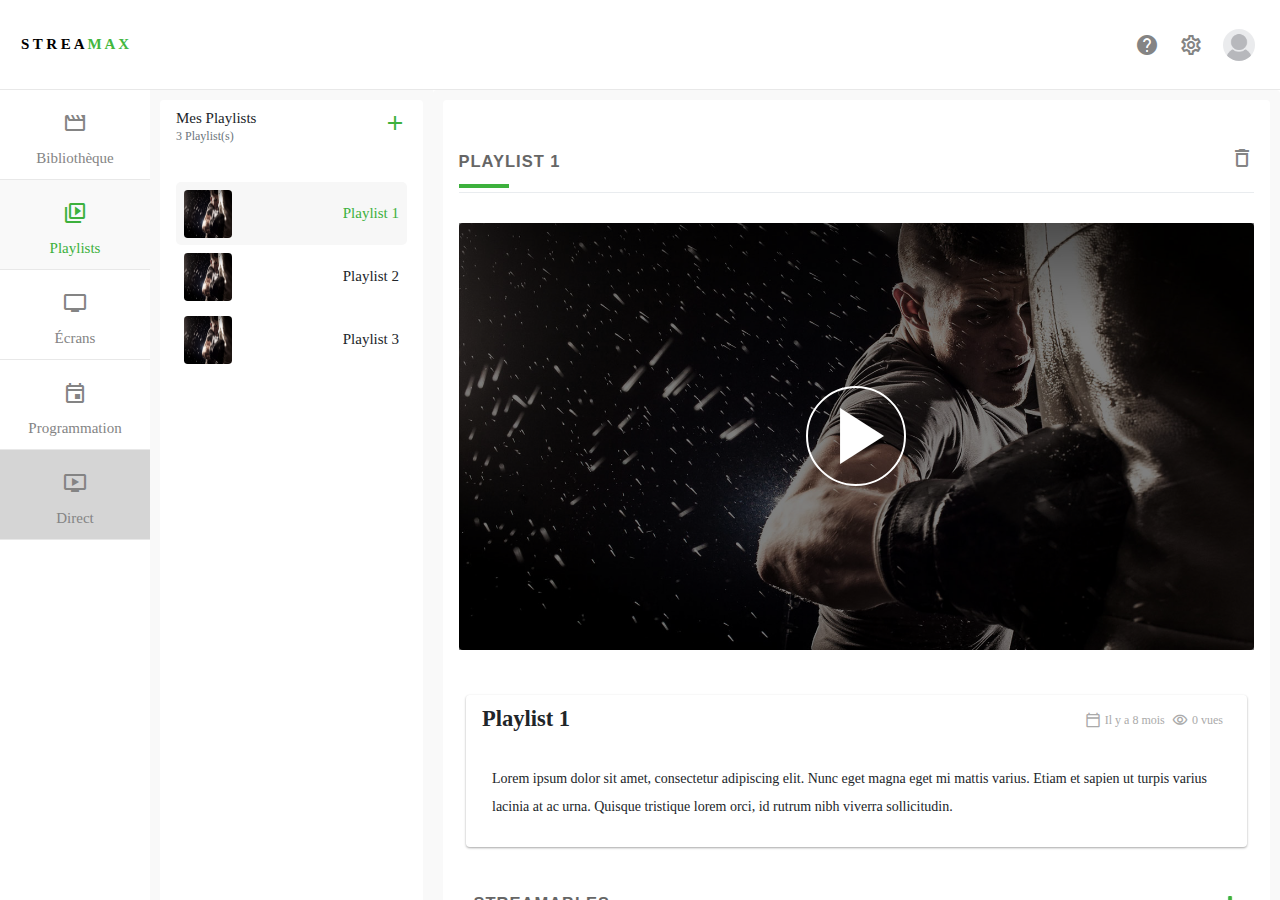
<file: pages/playlists_old.html>
<!--
    @author NIXIA
    @email contact@nixia.fr
    @create date 2022-04-15 20:23:06
    @modify date 2022-04-15 20:23:06
    @desc Streamax 
-->

<!DOCTYPE html>
<html>
    <head>
        <meta charset="utf-8">
        <meta http-equiv="content-type" content="text/html; charset=UTF-8">
        <title>Streamax - Nixia IT</title>
        <meta http-equiv="X-UA-Compatible" content="IE=edge">
        <meta name="description" content="Streamax">
        <meta name="viewport" content="width=device-width, initial-scale=1">
        <meta name="author" content="Nixia">

        <!-- APP FAVICON -->
        <link rel="shortcut icon" href="">

        <link rel="stylesheet" href="https://cdnjs.cloudflare.com/ajax/libs/animate.css/4.1.1/animate.min.css"/>

        <!-- BOOTSTRAP CSS -->
        <link href="../assets/css/lib/bootstrap.min.css" rel="stylesheet" type="text/css">
        <link href="https://fonts.googleapis.com/css?family=Material+Icons|Material+Icons+Outlined" rel="stylesheet">
    
        <!-- MAIN CSS -->
        <link href="../assets/css/main.css" rel="stylesheet" type="text/css">
    </head>

    <body>

        <header class="d-flex flex-row justify-content-between justify-content-sm-between justify-content-md-end justify-content-lg-end align-items-center">
            <a class="mobileLogo ms-3" href="../index.html">
                <span class="fw-bold text-black text-center">S T R E A <span class="fw-bolder" style="color:#42b740;">M A X</span></span>
            </a>
            <!-- <div class="searchbarWrapper flex-row align-items-center ms-lg-5 ms-md-3">
                <span class="material-icons-outlined">search</span>
                <input class="ms-lg-2 ms-md-1" type="text" placeholder="Rechercher un streamable" aria-label="search">
            </div> -->

            <div class="actionWrapper flex-row align-items-center me-3">
                

                <label class="dropdown">

                    <div class="dd-button">
                        <div class="notificationWrapper d-flex flex-row align-items-center">
                            <span class="material-icons">help</span>
                        </div>
                    </div>
                  
                    <input type="checkbox" class="dd-input" id="test">
                  
                    <ul class="dd-menu">
                        <li><a href="#">Aide</a></li>
                        <li><a href="#">Envoyer un commentaire</a></li>
                    </ul>
                    
                </label>

                <a href="./user.html" class="settingsWrapper text-center d-flex justify-content-center flex-row align-items-center">
                    <span class="material-icons-outlined text-center">settings</span>
                </a>

                

                <label class="dropdown">

                    <div class="dd-button">
                        <div class="userWrapper d-flex flex-row align-items-center">
                            <img class="userImg rounded-circle" src="../assets/media/img/placeholder/temp_user.jpg" alt="user picture">
                        </div>
                    </div>
                  
                    <input type="checkbox" class="dd-input" id="test">
                  
                    <ul class="dd-menu">
                        <li><a href="./user.html">...</a></li>
                        <li class="divider"></li>
                        <li><a href="#"><span class="material-icons-outlined">logout</span><span class="mt-1 ms-2">Déconnexion</span></a></li>
                    </ul>
                    
                </label>

                
            </div>

            <a class="menuBtn me-3" href="#">
                <span class="material-icons-outlined">menu</span>
            </a>
        </header>

        <div id="sidebar">
            <nav class="w-100 d-flex flex-column align-items-center">
                <a href="../index.html">
                    <span class="fw-bold text-black text-center">S T R E A <span class="fw-bolder" style="color:#42b740;">M A X</span></span>
                </a>
                <ul>  

                    <li>
                        <a href="../index.html">
                            <span class="material-icons-outlined">movie</span>
                            Bibliothèque
                        </a>
                    </li>

                    <li class="current">
                        <a href="./playlists.html">
                            <span class="material-icons-outlined">video_library</span>
                            Playlists
                        </a>
                    </li>

                    <li>
                        <a href="./screens.html">
                            <span class="material-icons-outlined">tv</span>
                            Écrans
                        </a>
                    </li>

                    <li>
                        <a href="./programmation.html">
                            <span class="material-icons-outlined">event</span>
                            Programmation
                        </a>
                    </li>

                    <li class="disabled">
                        <a href="#" aria-disabled="true">
                            <span class="material-icons-outlined">ondemand_video</span>
                            Direct
                        </a>
                    </li>

                </ul>
            </nav>
        </div>

        <main>
            <!-- <div class="actWrapper row justify-content-end">
                <button class="tamerBtn m-3">Nouvelle playlist</button>
            </div> -->

            <div class="row h-100">
                <div class="col-lg-3 col-md-12">
                    
                    <div class="myPlsWrapper">
                        <div class="card">
                            <div class="card-header">
                                <div class="d-flex flex-row align-items-center justify-content-between">
                                    <div class="d-flex flex-column">
                                        <h6>Mes Playlists</h6>
                                        <span class="creator text-muted">3 Playlist(s)</span>
                                    </div>
                                    
                                    <a href="#" class="openModal" dt-modal-size="w-50" id="add-Pl"><span class="material-icons text-main ms-auto">add</span></a>
                                </div>
                            </div>
                            <div class="card-body"> 
                                 <div class="vodWrapper mt-3">

                                    <div class="vod current">
                                        <img class="rounded" height="48px" width="48px" src="../assets/media/img/placeholder/temp_banner.jpg">
                                        <span class="title">Playlist 1</span>
                                    </div>

                                    <div class="vod">
                                        <img class="rounded" height="48px" width="48px" src="../assets/media/img/placeholder/temp_banner.jpg">
                                        <span class="title">Playlist 2</span>
                                    
                                    </div>

                                    <div class="vod">
                                        <img class="rounded" height="48px" width="48px" src="../assets/media/img/placeholder/temp_banner.jpg">
                                        <span class="title">Playlist 3</span>
                                    </div>                            
                                 </div>
                            </div>
                        </div>
                    </div>
                </div>
                <div class="col-lg-9 col-md-12">
                    <div class="PlWrapper">
                        <div class="card main">
                            <div class="d-flex widget-title-wrapper flex-row m-3 mt-5 justify-content-between align-items-center">
                                <h5 class="text-uppercase widget-title">Playlist 1</h5>
                                <a href="#" class="openModal text-unactive" dt-modal-size="w-25" id="rem-Pl"><span class="material-icons-outlined">delete</span></a>
                            </div>

                            

                            <div class="card-body">

                                <!-- <hr> -->
                                
                                <div class="banner mb-5">
                                    <div class="mask"></div>
                                    <img class="rounded" src="../assets/media/img/placeholder/temp_banner.jpg">
                                    <a href="#" class="overlay-content playBtn text-white">
                                        <span class="material-icons">
                                            play_arrow
                                        </span>
                                    </a>
                                </div>
                      
                                <div class="card streamable-desc m-2">
                                    <div class="card-header">
                                        <h4 class="title">Playlist 1</h4>
                                        <div class="d-flex flex-row mt-2 mb-1">
                                            <div class="meta d-flex flex-row align-items-center me-2">
                                                <span class="material-icons-outlined me-1">calendar_today</span>
                                                <span>Il y a 8 mois</span>
                                            </div>
                    
                                            <div class="meta d-flex flex-row align-items-center me-2">
                                                <span class="material-icons-outlined me-1">visibility</span>
                                                <span>0 vues</span>
                                            </div>
                                    
                                        </div>
                                    </div>
                                    <div class="card-body">
                                        <span>
                                            Lorem ipsum dolor sit amet, consectetur adipiscing elit. 
                                            Nunc eget magna eget mi mattis varius. Etiam et sapien ut turpis varius lacinia at ac urna. 
                                            Quisque tristique lorem orci, id rutrum nibh viverra sollicitudin.
                                        </span>
                                    </div>
                                </div>

                                <div class="d-flex widget-title-wrapper flex-row m-3 mt-5 justify-content-between align-items-center">
                                    <h5 class="text-uppercase widget-title">Streamables</h5>
                                    <a href="#" id="add-Stbl" dt-modal-size="w-75" class="openModal"><img height="18px" src="../assets/media/img/add.png"></a>
                                </div>

                                <div id="grid" class="row justify-content-center">
                                    <div id="gridDemo" class="col">

                                        <div class="pl-el thumbnail mini">
                                            <img src="../assets/media/img/placeholder/temp_vod1.jpg">
                                            <!-- <div class="video-length badge">01:25</div> -->
                                            <div class="video-hover">
                                                <span class="material-icons" style="font-size: 24px;">pan_tool</span>
                                            </div>
                                        </div>

                                        <div class="pl-el thumbnail mini">
                                            <img src="../assets/media/img/placeholder/temp_vod2.jpg">
                                            <div class="video-hover">
                                                <span class="material-icons" style="font-size: 24px;">pan_tool</span>
                                            </div>
                                            <!-- <div class="video-length badge">01:25</div> -->
                                            <!-- <div class="video-hover">
                                                <span class="material-icons">play_arrow</span>
                                            </div> -->
                                        </div>

                                        <div class="pl-el thumbnail mini">
                                            <img src="../assets/media/img/placeholder/temp_vod3.jpg">
                                            <div class="video-hover">
                                                <span class="material-icons" style="font-size: 24px;">pan_tool</span>
                                            </div>
                                            <!-- <div class="video-length badge">01:25</div> -->
                                            <!-- <div class="video-hover">
                                                <span class="material-icons">play_arrow</span>
                                            </div> -->
                                        </div>

                                        <div class="pl-el thumbnail mini">
                                            <img src="../assets/media/img/placeholder/temp_vod4.jpg">
                                            <div class="video-hover">
                                                <span class="material-icons" style="font-size: 24px;">pan_tool</span>
                                            </div>
                                            <!-- <div class="video-hover">
                                                <span class="material-icons">play_arrow</span>
                                            </div> -->
                                        </div>
                                        
                                    </div>
                                </div>
                                <!-- <div class="similar">
                                    <h6 class="fw-bold mb-2">Streamables</h6>
                                    <div class="row similarWrapper align-items-center">

                                        <a href="#" id="add-Stbl" dt-modal-size="w-75" class="addWrapper col-lg-3 col-md-4 col-sm-6 openModal text-black">
                                            <div class="card w-50 add">
                                                <div class="card-body">
                                                    <img src="../assets/media/img/add.png">
                                        
                                                </div>
                                                
                                            </div>
                                        </a>
    
                                        <a href="./streamable.html" class="col-lg-3 col-md-4 col-sm-6 text-black">
                                            <div class="card screen">
                                                <div class="card-body">
                                                    <span class="material-icons-outlined text-unactive mt-2 mb-2">image</span>
                                                    <span>Streamable 1</span>
                                                </div>
                                    
                                            </div>
                                        </a>
    
                                        <a href="./streamable.html" class="col-lg-3 col-md-4 col-sm-6 text-black">
                                            <div class="card screen">
                                                <div class="card-body">
                                                    <span class="material-icons-outlined text-unactive mt-2 mb-2">image</span>
                                                    <span>Streamable 2</span>
                                                </div>
                                    
                                            </div>
                                        </a>

                                    </div>
                                </div> -->

                                <!-- <div class="row plViewer">
                                    <div class="col-md-12 col-lg-6">

                                        <div class="banner">
                                            
                                            <img class="rounded fake-taxi" src="../assets/media/img/placeholder/temp_banner.jpg">
                                            <a href="#" class="overlay-content playBtn text-white">
                                                <span class="material-icons">
                                                    play_arrow
                                                </span>
                                            </a>
                                        </div>
                    
                                    </div>
                                    <div class="col-md-12 col-lg-6">
                                        <div class="card PlList ms-lg-2 mt-lg-0 mt-md-2 mt-sm-2 mt-2">
                                            <div class="card-header">
                                                <div class="d-flex flex-row align-items-center justify-content-between w-100">
                                                    
                                                    <div class="d-flex flex-column">
                                                        
                                                        <span class="creator text-muted">5 Vidéo(s)</span>
                                                    </div>
                                                    
                                                    <a href="#"><span class="material-icons text-main ms-auto">add</span></a>
                                                </div>
                                            </div>
                                            <div class="card-body">
                                                <div class="vod current">
                                                    <img class="rounded" height="48px" width="48px" src="../assets/media/img/placeholder/temp_banner.jpg">
                                                    <span class="title">Vidéo 1</span>
                                                </div>
                                                <div class="vod">
                                                    <img class="rounded" height="48px" width="48px" src="../assets/media/img/placeholder/temp_banner.jpg">
                                                    <span class="title">Vidéo 2</span>
                                                
                                                </div>
                                                <div class="vod">
                                                    <img class="rounded" height="48px" width="48px" src="../assets/media/img/placeholder/temp_banner.jpg">
                                                    <span class="title">Vidéo 3</span>
                                                
                                                </div>
                                                <div class="vod">
                                                    <img class="rounded" height="48px" width="48px" src="../assets/media/img/placeholder/temp_banner.jpg">
                                                    <span class="title">Vidéo 4</span>
                                                
                                                </div>
                                                <div class="vod">
                                                    <img class="rounded" height="48px" width="48px" src="../assets/media/img/placeholder/temp_banner.jpg">
                                                    <span class="title">Vidéo 5</span>
                                                
                                                </div>
                                            </div>
                                        </div>
                                    </div>
                                </div> -->

                            </div>
                        </div>
                    </div>
                </div>
                        
            </div>

        </main>
        
        <script src="../assets/js/lib/jquery-3.6.0.min.js"></script>
        <script src="../assets/js/lib/bootstrap.bundle.min.js"></script>
        <!-- jsDelivr :: Sortable :: Latest (https://www.jsdelivr.com/package/npm/sortablejs) -->
        
        <script src="../assets/js/main.js"></script>
    </body>
</html>
</file>
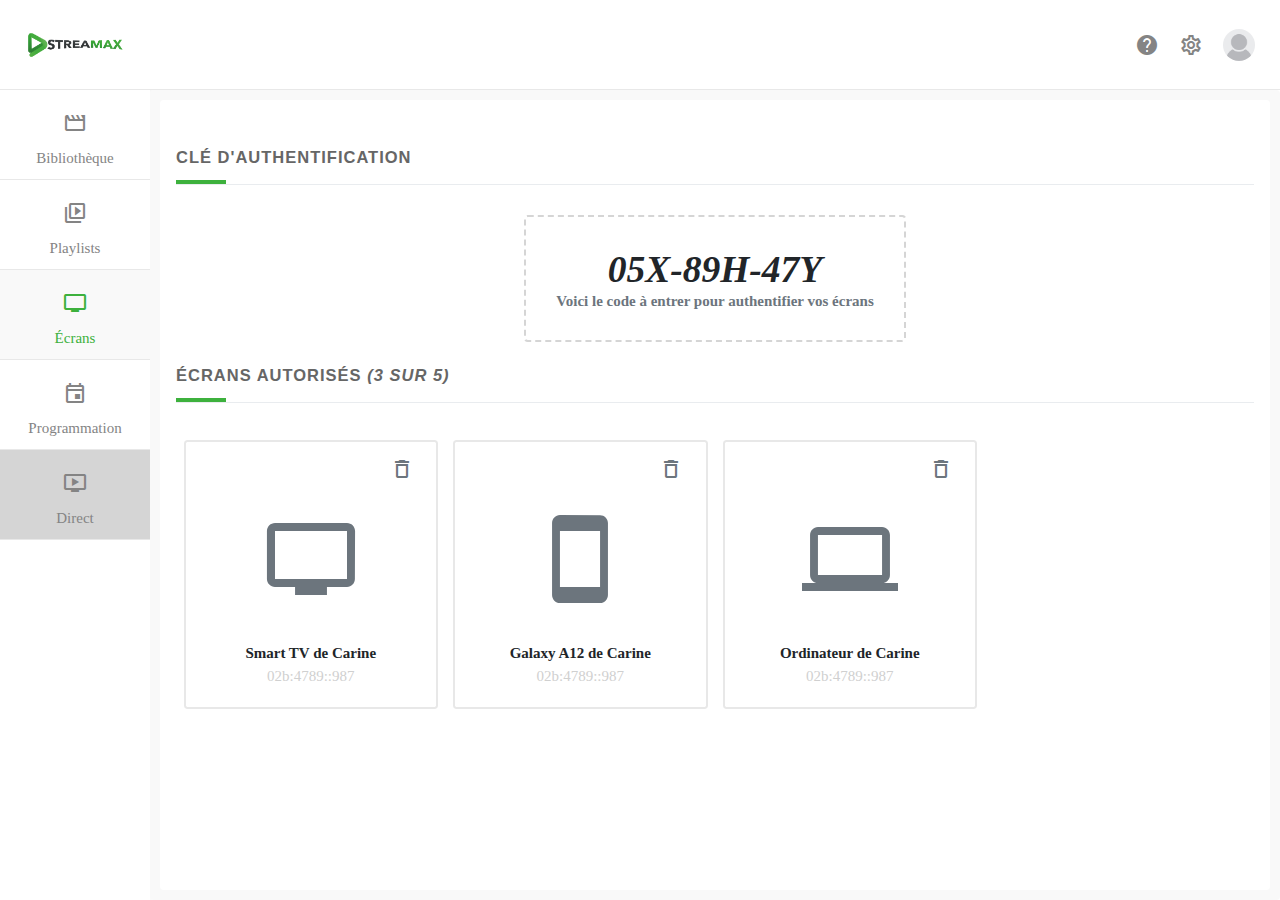
<file: pages/screens.html>
<!--
    @author NIXIA
    @email contact@nixia.fr
    @create date 2022-04-15 20:23:06
    @modify date 2022-04-15 20:23:06
    @desc Streamax 
-->

<!DOCTYPE html>
<html>
    <head>
        <meta charset="utf-8">
        <meta http-equiv="content-type" content="text/html; charset=UTF-8">
        <title>Streamax - Nixia IT</title>
        <meta http-equiv="X-UA-Compatible" content="IE=edge">
        <meta name="description" content="Streamax">
        <meta name="viewport" content="width=device-width, initial-scale=1">
        <meta name="author" content="Nixia">

        <!-- APP FAVICON -->
        <link rel="shortcut icon" href="">

        <!-- BOOTSTRAP CSS -->
        <link href="../assets/css/lib/bootstrap.min.css" rel="stylesheet" type="text/css">
        <link href="https://fonts.googleapis.com/css?family=Material+Icons|Material+Icons+Outlined" rel="stylesheet">
    
        <!-- MAIN CSS -->
        <link href="../assets/css/main.css" rel="stylesheet" type="text/css">
    </head>

    <body>

        <header class="d-flex flex-row justify-content-between justify-content-sm-between justify-content-md-end justify-content-lg-end align-items-center">
            <a class="mobileLogo ms-3" href="../index.html">
                <img src="../assets/media/img/logo streamax black.png" height="30px" width="100px">
            </a>

            <!-- <div class="searchbarWrapper flex-row align-items-center ms-lg-5 ms-md-3">
                <span class="material-icons-outlined">search</span>
                <input class="ms-lg-2 ms-md-1" type="text" placeholder="Rechercher un streamable" aria-label="search">
            </div> -->

            <div class="actionWrapper flex-row align-items-center me-3">
                

                <label class="dropdown">

                    <div class="dd-button">
                        <div class="notificationWrapper d-flex flex-row align-items-center">
                            <span class="material-icons">help</span>
                        </div>
                    </div>
                  
                    <input type="checkbox" class="dd-input" id="test">
                  
                    <ul class="dd-menu">
                        <li><a href="#">Aide</a></li>
                        <li><a href="#">Envoyer un commentaire</a></li>
                    </ul>
                    
                </label>

                <a href="./user.html" class="settingsWrapper text-center d-flex justify-content-center flex-row align-items-center">
                    <span class="material-icons-outlined text-center">settings</span>
                </a>

                

                <label class="dropdown">

                    <div class="dd-button">
                        <div class="userWrapper d-flex flex-row align-items-center">
                            <img class="userImg rounded-circle" src="../assets/media/img/placeholder/temp_user.jpg" alt="user picture">
                        </div>
                    </div>
                  
                    <input type="checkbox" class="dd-input" id="test">
                  
                    <ul class="dd-menu">
                        <li><a href="./user.html">...</a></li>
                        <li class="divider"></li>
                        <li><a href="#"><span class="material-icons-outlined">logout</span><span class="mt-1 ms-2">Déconnexion</span></a></li>
                    </ul>
                    
                </label>

                
            </div>

            <a class="menuBtn me-3" href="#">
                <span class="material-icons-outlined">menu</span>
            </a>
        </header>

        <div id="sidebar">
            <nav class="w-100 d-flex flex-column align-items-center">
                <a href="../index.html">
                    <img src="../assets/media/img/logo streamax black.png" height="30px" width="100px">
                </a>
                <ul>  

                    <li>
                        <a href="../index.html">
                            <span class="material-icons-outlined">movie</span>
                            Bibliothèque
                        </a>
                    </li>

                    <li>
                        <a href="./playlists.html">
                            <span class="material-icons-outlined">video_library</span>
                            Playlists
                        </a>
                    </li>

                    <li class="current">
                        <a href="./screens.html">
                            <span class="material-icons-outlined">tv</span>
                            Écrans
                        </a>
                    </li>

                    <li>
                        <a href="./programmation.html">
                            <span class="material-icons-outlined">event</span>
                            Programmation
                        </a>
                    </li>

                    <li class="disabled">
                        <a href="#" aria-disabled="true">
                            <span class="material-icons-outlined">ondemand_video</span>
                            Direct
                        </a>
                    </li>

                </ul>
            </nav>
        </div>

        <main>
            <div class="row h-100">
                
                <div class="col-12">
                    <div class="PlWrapper">
                        <div class="card main">
                            <div class="d-flex widget-title-wrapper flex-row m-3 mt-5 justify-content-between align-items-center">
                                <h5 class="text-uppercase widget-title">Clé d'authentification</h5>
                                <!-- <a href="#" class="openModal" dt-modal-size="w-50" id="add-Pl"><span class="material-icons text-main ms-auto">add</span></a> -->
                            </div>

                            <div class="card-body tgcard">
                                <div class="row justify-content-center">
                                    <div class="card license">
                                        <h1 class="text-center fst-italic fw-bold">05X-89H-47Y</h1>
                                        <h6 class="text-center text-muted">Voici le code à entrer pour authentifier vos écrans</h6>
                                    </div>
                                    
                                    
                                </div>

                                <div class="row mt-4">
                                    <div class="d-flex widget-title-wrapper flex-row justify-content-between align-items-center">
                                        <h5 class="text-uppercase widget-title">Écrans autorisés <em>(3 sur 5)</em> </h5>
                                        <!-- <a href="#" class="openModal" dt-modal-size="w-50" id="add-Pl"><span class="material-icons text-main ms-auto">add</span></a> -->
                                    </div>
                                </div>

                                <div class="row mt-2">
                                    <div class="col-lg-3 col-md-6 col-12 p-2">
                                        <div class=" card device">
                                            <div class="card-header">
                                                <a href="#" class="text-muted ms-auto">
                                                    <span class="material-icons-outlined text-muted  m-2">
                                                        delete
                                                    </span>
                                                </a>
                                            </div>
                                            <div class="card-body">
                                                
                                                <span class="material-icons-outlined text-secondary">
                                                    tv
                                                </span>
                                                
                                            </div>
    
                                            <div class="card-footer">
                                                
                                                <span class="name">
                                                    Smart TV de Carine
                                                </span>
                                                <span class="infos">
                                                    02b:4789::987
                                                </span>
                                                
                                            </div>
                                        </div>
                                    </div>

                                    <div class="col-lg-3 col-md-6 col-12 p-2">
                                        <div class=" card device">
                                            <div class="card-header">
    
                                                <a href="#" class="text-muted ms-auto">
                                                    <span class="material-icons-outlined text-muted  m-2">
                                                        delete
                                                    </span>
                                                </a>
                                            </div>
                                            <div class="card-body">
                                                
                                                <span class="material-icons-outlined text-secondary">
                                                    smartphone
                                                </span>
                                                
                                            </div>
    
                                            <div class="card-footer">
                                                
                                                <span class="name">
                                                    Galaxy A12 de Carine
                                                </span>
                                                <span class="infos">
                                                    02b:4789::987
                                                </span>
                                                
                                            </div>
                                        </div>
                                    </div>

                                    <div class="col-lg-3 col-md-6 col-12 p-2">
                                        <div class=" card device">
                                            <div class="card-header">
    
                                                <a href="#" class="text-muted ms-auto">
                                                    <span class="material-icons-outlined text-muted m-2">
                                                        delete
                                                    </span>
                                                </a>
                                            </div>
                                            <div class="card-body">
                                                
                                                <span class="material-icons-outlined text-secondary">
                                                    laptop
                                                </span>
                                                
                                            </div>
    
                                            <div class="card-footer">
                                                
                                                <span class="name">
                                                    Ordinateur de Carine
                                                </span>
                                                <span class="infos">
                                                    02b:4789::987
                                                </span>
                                                
                                            </div>
                                        </div>
                                    </div>
                                
                                </div>
                            </div>

                        </div>
                    </div>
                </div>
                        
            </div>
        </main>
        
        <script src="../assets/js/lib/jquery-3.6.0.min.js"></script>
        <script src="../assets/js/lib/bootstrap.bundle.min.js"></script>
        <script src="../assets/js/main.js"></script>
    </body>
</html>
</file>
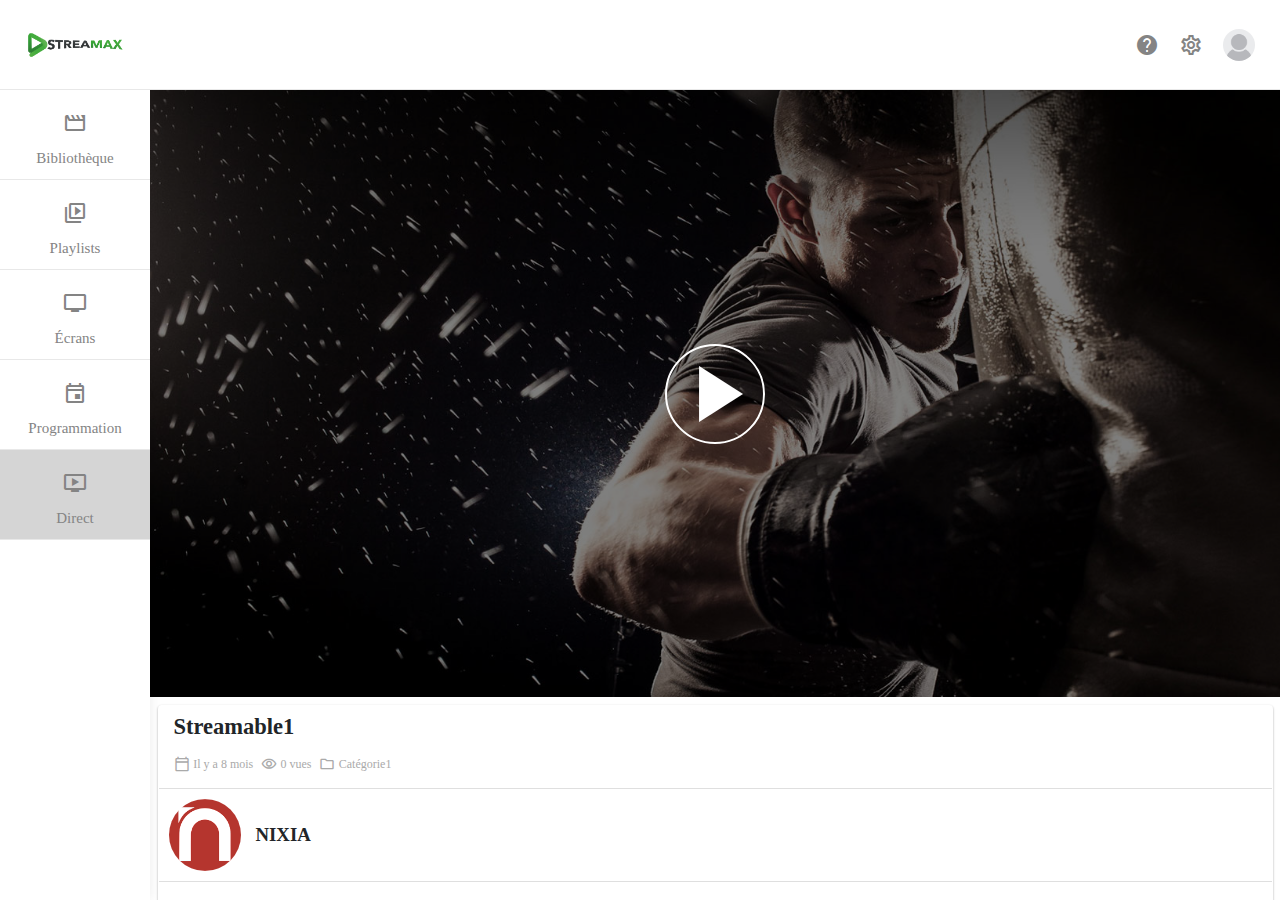
<file: pages/streamable.html>
<!--
    @author NIXIA
    @email contact@nixia.fr
    @create date 2022-04-15 20:23:06
    @modify date 2022-04-15 20:23:06
    @desc Streamax 
-->

<!DOCTYPE html>
<html>
    <head>
        <meta charset="utf-8">
        <meta http-equiv="content-type" content="text/html; charset=UTF-8">
        <title>Streamax - Nixia IT</title>
        <meta http-equiv="X-UA-Compatible" content="IE=edge">
        <meta name="description" content="Streamax">
        <meta name="viewport" content="width=device-width, initial-scale=1">
        <meta name="author" content="Nixia">

        <!-- APP FAVICON -->
        <link rel="shortcut icon" href="">

        <!-- BOOTSTRAP CSS -->
        <link href="../assets/css/lib/bootstrap.min.css" rel="stylesheet" type="text/css">
        <link href="https://fonts.googleapis.com/css?family=Material+Icons|Material+Icons+Outlined" rel="stylesheet">
    
        <!-- MAIN CSS -->
        <link href="../assets/css/main.css" rel="stylesheet" type="text/css">
    </head>

    <body>

        <header class="d-flex flex-row justify-content-between justify-content-sm-between justify-content-md-end justify-content-lg-end align-items-center">
            <a class="mobileLogo ms-3" href="../index.html">
                <img src="../assets/media/img/logo streamax black.png" height="30px" width="100px">
            </a>
            <!-- <div class="searchbarWrapper flex-row align-items-center ms-lg-5 ms-md-3">
                <span class="material-icons-outlined">search</span>
                <input class="ms-lg-2 ms-md-1" type="text" placeholder="Rechercher un streamable" aria-label="search">
            </div> -->

            <div class="actionWrapper flex-row align-items-center me-3">
                

                <label class="dropdown">

                    <div class="dd-button">
                        <div class="notificationWrapper d-flex flex-row align-items-center">
                            <span class="material-icons">help</span>
                        </div>
                    </div>
                  
                    <input type="checkbox" class="dd-input" id="test">
                  
                    <ul class="dd-menu">
                        <li><a href="#">Aide</a></li>
                        <li><a href="#">Envoyer un commentaire</a></li>
                    </ul>
                    
                </label>

                <a href="./user.html" class="settingsWrapper text-center d-flex justify-content-center flex-row align-items-center">
                    <span class="material-icons-outlined text-center">settings</span>
                </a>

                

                <label class="dropdown">

                    <div class="dd-button">
                        <div class="userWrapper d-flex flex-row align-items-center">
                            <img class="userImg rounded-circle" src="../assets/media/img/placeholder/temp_user.jpg" alt="user picture">
                        </div>
                    </div>
                  
                    <input type="checkbox" class="dd-input" id="test">
                  
                    <ul class="dd-menu">
                        <li><a href="./user.html">...</a></li>
                        <li class="divider"></li>
                        <li><a href="#"><span class="material-icons-outlined">logout</span><span class="mt-1 ms-2">Déconnexion</span></a></li>
                    </ul>
                    
                </label>

                
            </div>

            <a class="menuBtn me-3" href="#">
                <span class="material-icons-outlined">menu</span>
            </a>
        </header>

        <div id="sidebar">
            <nav class="w-100 d-flex flex-column align-items-center">
                <a href="../index.html">
                    <img src="../assets/media/img/logo streamax black.png" height="30px" width="100px">
                </a>
                <ul>  

                    <li>
                        <a href="../index.html">
                            <span class="material-icons-outlined">movie</span>
                            Bibliothèque
                        </a>
                    </li>

                    <li>
                        <a href="./playlists.html">
                            <span class="material-icons-outlined">video_library</span>
                            Playlists
                        </a>
                    </li>

                    <li>
                        <a href="./screens.html">
                            <span class="material-icons-outlined">tv</span>
                            Écrans
                        </a>
                    </li>

                    <li>
                        <a href="./programmation.html">
                            <span class="material-icons-outlined">event</span>
                            Programmation
                        </a>
                    </li>

                    <li class="disabled">
                        <a href="#" aria-disabled="true">
                            <span class="material-icons-outlined">ondemand_video</span>
                            Direct
                        </a>
                    </li>

                </ul>
            </nav>
        </div>

        <main>
            <div class="banner">
                <div class="mask"></div>
                <img src="../assets/media/img/placeholder/temp_banner.jpg">
                <a href="#" class="overlay-content playBtn text-white">
                    <span class="material-icons">
                        play_arrow
                    </span>
                </a>
            </div>
            <div class="card streamable-desc m-2">
                <div class="card-header">
                    <h4 class="title">Streamable1</h4>
                    <div class="d-flex flex-row mt-3 mb-2">
                        <div class="meta d-flex flex-row align-items-center me-2">
                            <span class="material-icons-outlined me-1">calendar_today</span>
                            <span>Il y a 8 mois</span>
                        </div>

                        <div class="meta d-flex flex-row align-items-center me-2">
                            <span class="material-icons-outlined me-1">visibility</span>
                            <span>0 vues</span>
                        </div>

                        <div class="meta d-flex flex-row align-items-center me-2">
                            <span class="material-icons-outlined me-1">folder</span>
                            <span>Catégorie1</span>
                        </div>

                    </div>
                </div>
                <div class="author-section">
                    <img height="72px" class="rounded-circle" src="../assets/media/img/placeholder/nixia.png">
                    <h5 class="ms-3">NIXIA</h5>
                </div>
                <div class="card-body">
                    <span>
                        Lorem ipsum dolor sit amet, consectetur adipiscing elit. 
                        Nunc eget magna eget mi mattis varius. Etiam et sapien ut turpis varius lacinia at ac urna. 
                        Quisque tristique lorem orci, id rutrum nibh viverra sollicitudin. Nullam aliquam, nunc vel porta semper, massa erat posuere leo, vel commodo risus nisi porttitor augue. Ut consectetur lectus a nunc posuere, non placerat dolor mollis. Vivamus at sagittis enim, vel ultrices neque. Cras posuere dignissim leo, nec gravida nunc posuere a.
                    </span>
                </div>
            </div>
            <div class="d-flex widget-title-wrapper flex-row m-3 mt-5 justify-content-between align-items-center">
                <h5 class="text-uppercase widget-title">Streamables similaires</h5>
                <a href="#" class="badge view-more-url">Voir plus</a>
            </div>

            <!-- <hr> -->
            
            <div class="row">

                <a href="./streamable.html" class="col-lg-3 col-md-6 col-12">
                    <div class="thumbnail mini">
                        <img src="../assets/media/img/placeholder/temp_vod4.jpg">
                        <div class="video-length badge">01:25</div>
                        <div class="video-hover">
                            <span class="material-icons">play_arrow</span>
                        </div>
                    </div>
                    <div class="row">
                        <div class="col-2 d-flex justify-content-center align-items-center">
                            <img height="32px" class="m-2 author-pic rounded-circle" src="../assets/media/img/placeholder/nixia.png">
                        </div>
                        <div class="col-10">
                            <div class="d-flex flex-column m-2 thumbnail-infos">
                                <span class="name">Streamable1</span>
                                <div class="author me-2">
                                    <span class="material-icons-outlined me-1">person</span>
                                    <span>Nixia</span>
                                </div>

                                <div class="row">
                                    <div class="views col-6">
                                        <span class="material-icons-outlined me-1">visibility</span>
                                        <span>153 vues</span>
                                    </div>
                                    <div class="date col-6">
                                        <span class="material-icons-outlined me-1">calendar_today</span>
                                        <span>8 mois</span>
                                    </div>
                                </div>
                                
                                
                            </div>
                            
                        </div>
                    </div>

                </a>

                <a href="./streamable.html" class="col-lg-3 col-md-6 col-12">
                    <div class="thumbnail mini">
                        <img src="../assets/media/img/placeholder/temp_vod4.jpg">
                        <div class="video-length badge">01:25</div>
                        <div class="video-hover">
                            <span class="material-icons">play_arrow</span>
                        </div>
                    </div>
                    <div class="row">
                        <div class="col-2 d-flex justify-content-center align-items-center">
                            <img height="32px" class="m-2 author-pic rounded-circle" src="../assets/media/img/placeholder/nixia.png">
                        </div>
                        <div class="col-10">
                            <div class="d-flex flex-column m-2 thumbnail-infos">
                                <span class="name">Streamable1</span>
                                <div class="author me-2">
                                    <span class="material-icons-outlined me-1">person</span>
                                    <span>Nixia</span>
                                </div>

                                <div class="row">
                                    <div class="views col-6">
                                        <span class="material-icons-outlined me-1">visibility</span>
                                        <span>153 vues</span>
                                    </div>
                                    <div class="date col-6">
                                        <span class="material-icons-outlined me-1">calendar_today</span>
                                        <span>8 mois</span>
                                    </div>
                                </div>
                                
                                
                            </div>
                            
                        </div>
                    </div>

                </a>

                <a href="./streamable.html" class="col-lg-3 col-md-6 col-12">
                    <div class="thumbnail mini">
                        <img src="../assets/media/img/placeholder/temp_vod4.jpg">
                        <div class="video-length badge">01:25</div>
                        <div class="video-hover">
                            <span class="material-icons">play_arrow</span>
                        </div>
                    </div>
                    <div class="row">
                        <div class="col-2 d-flex justify-content-center align-items-center">
                            <img height="32px" class="m-2 author-pic rounded-circle" src="../assets/media/img/placeholder/nixia.png">
                        </div>
                        <div class="col-10">
                            <div class="d-flex flex-column m-2 thumbnail-infos">
                                <span class="name">Streamable1</span>
                                <div class="author me-2">
                                    <span class="material-icons-outlined me-1">person</span>
                                    <span>Nixia</span>
                                </div>

                                <div class="row">
                                    <div class="views col-6">
                                        <span class="material-icons-outlined me-1">visibility</span>
                                        <span>153 vues</span>
                                    </div>
                                    <div class="date col-6">
                                        <span class="material-icons-outlined me-1">calendar_today</span>
                                        <span>8 mois</span>
                                    </div>
                                </div>
                                
                                
                            </div>
                            
                        </div>
                    </div>

                </a>

                <a href="./streamable.html" class="col-lg-3 col-md-6 col-12">
                    <div class="thumbnail mini">
                        <img src="../assets/media/img/placeholder/temp_vod4.jpg">
                        <div class="video-length badge">01:25</div>
                        <div class="video-hover">
                            <span class="material-icons">play_arrow</span>
                        </div>
                    </div>
                    <div class="row">
                        <div class="col-2 d-flex justify-content-center align-items-center">
                            <img height="32px" class="m-2 author-pic rounded-circle" src="../assets/media/img/placeholder/nixia.png">
                        </div>
                        <div class="col-10">
                            <div class="d-flex flex-column m-2 thumbnail-infos">
                                <span class="name">Streamable1</span>
                                <div class="author me-2">
                                    <span class="material-icons-outlined me-1">person</span>
                                    <span>Nixia</span>
                                </div>

                                <div class="row">
                                    <div class="views col-6">
                                        <span class="material-icons-outlined me-1">visibility</span>
                                        <span>153 vues</span>
                                    </div>
                                    <div class="date col-6">
                                        <span class="material-icons-outlined me-1">calendar_today</span>
                                        <span>8 mois</span>
                                    </div>
                                </div>
                                
                            </div>
                            
                        </div>
                    </div>

                </a>

            </div>
        </main>
        
        <script src="../assets/js/lib/jquery-3.6.0.min.js"></script>
        <script src="../assets/js/lib/bootstrap.bundle.min.js"></script>
        <script src="../assets/js/main.js"></script>
    </body>
</html>
</file>
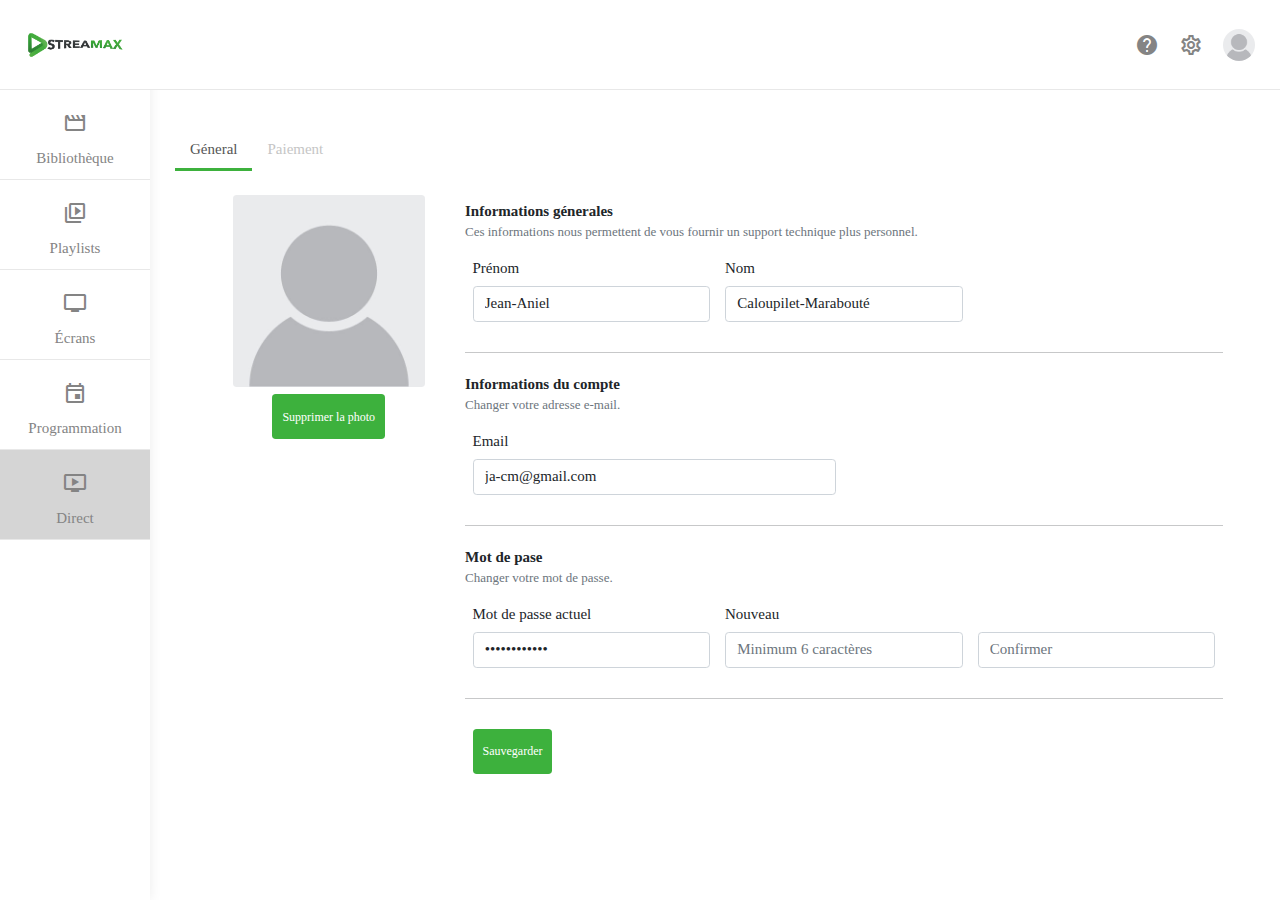
<file: pages/user.html>
<!--
    @author NIXIA
    @email contact@nixia.fr
    @create date 2022-04-15 20:23:06
    @modify date 2022-04-15 20:23:06
    @desc Streamax 
-->

<!DOCTYPE html>
<html>
    <head>
        <meta charset="utf-8">
        <meta http-equiv="content-type" content="text/html; charset=UTF-8">
        <title>Streamax - Nixia IT</title>
        <meta http-equiv="X-UA-Compatible" content="IE=edge">
        <meta name="description" content="Streamax">
        <meta name="viewport" content="width=device-width, initial-scale=1">
        <meta name="author" content="Nixia">

        <!-- APP FAVICON -->
        <link rel="shortcut icon" href="">

        <!-- BOOTSTRAP CSS -->
        <link href="../assets/css/lib/bootstrap.min.css" rel="stylesheet" type="text/css">
        <link href="https://fonts.googleapis.com/css?family=Material+Icons|Material+Icons+Outlined" rel="stylesheet">
    
        <!-- MAIN CSS -->
        <link href="../assets/css/main.css" rel="stylesheet" type="text/css">
    </head>

    <body>

        <header class="d-flex flex-row justify-content-between justify-content-sm-between justify-content-md-end justify-content-lg-end align-items-center">
            <a class="mobileLogo ms-3" href="../index.html">
                <img src="../assets/media/img/logo streamax black.png" height="30px" width="100px">
            </a>
            <!-- <div class="searchbarWrapper flex-row align-items-center ms-lg-5 ms-md-3">
                <span class="material-icons-outlined">search</span>
                <input class="ms-lg-2 ms-md-1" type="text" placeholder="Rechercher un streamable" aria-label="search">
            </div> -->

            <div class="actionWrapper flex-row align-items-center me-3">
                

                <label class="dropdown">

                    <div class="dd-button">
                        <div class="notificationWrapper d-flex flex-row align-items-center">
                            <span class="material-icons">help</span>
                        </div>
                    </div>
                  
                    <input type="checkbox" class="dd-input" id="test">
                  
                    <ul class="dd-menu">
                        <li><a href="#">Aide</a></li>
                        <li><a href="#">Envoyer un commentaire</a></li>
                    </ul>
                    
                </label>

                <a href="./user.html" class="settingsWrapper text-center d-flex justify-content-center flex-row align-items-center">
                    <span class="material-icons-outlined text-center">settings</span>
                </a>

                <label class="dropdown">

                    <div class="dd-button">
                        <div class="userWrapper d-flex flex-row align-items-center">
                            <img class="userImg rounded-circle" src="../assets/media/img/placeholder/temp_user.jpg" alt="user picture">
                        </div>
                    </div>
                  
                    <input type="checkbox" class="dd-input" id="test">
                  
                    <ul class="dd-menu">
                        <li><a href="./user.html">...</a></li>
                        <li class="divider"></li>
                        <li><a href="#"><span class="material-icons-outlined">logout</span><span class="mt-1 ms-2">Déconnexion</span></a></li>
                    </ul>
                    
                </label>

                
            </div>

            <a class="menuBtn me-3" href="#">
                <span class="material-icons-outlined">menu</span>
            </a>
        </header>

        <div id="sidebar">
            <nav class="w-100 d-flex flex-column align-items-center">
                <a href="../index.html">
                    <img src="../assets/media/img/logo streamax black.png" height="30px" width="100px">
                </a>
                <ul>  

                    <li class="">
                        <a href="../index.html">
                            <span class="material-icons-outlined">movie</span>
                            Bibliothèque
                        </a>
                    </li>

                    <li>
                        <a href="./playlists.html">
                            <span class="material-icons-outlined">video_library</span>
                            Playlists
                        </a>
                    </li>

                    <li>
                        <a href="./screens.html">
                            <span class="material-icons-outlined">tv</span>
                            Écrans
                        </a>
                    </li>

                    <li>
                        <a href="./programmation.html">
                            <span class="material-icons-outlined">event</span>
                            Programmation
                        </a>
                    </li>

                    <li class="disabled">
                        <a href="#" aria-disabled="true">
                            <span class="material-icons-outlined">ondemand_video</span>
                            Direct
                        </a>
                    </li>

                </ul>
            </nav>
        </div>

        <main class="settings">
            <ul class="nav nav-tabs fs-small mt-3" id="myTab" role="tablist">

                <li class="nav-item" role="presentation">
                    <button class="nav-link active" id="general-tab-link" data-bs-toggle="tab" data-bs-target="#general-tab" type="button" role="tab" aria-controls="general" aria-selected="true">Géneral</button>
                </li>

                <li class="nav-item" role="presentation">
                    <button class="nav-link" id="payment-tab-link" data-bs-toggle="tab" data-bs-target="#payment-tab" type="button" role="tab" aria-controls="payment" aria-selected="false">Paiement</button>
                </li>

                <!-- <li class="nav-item" role="presentation">
                    <button class="nav-link" id="users-tab-link" data-bs-toggle="tab" data-bs-target="#users-tab" type="button" role="tab" aria-controls="users" aria-selected="false">Utilisateurs</button>
                </li> -->

            </ul>

            <div class="tab-content" id="settingsTab">

                <div class="tab-pane fade show active" id="general-tab" role="tabpanel" aria-labelledby="general-tab">
                    <div class="row">
                        <div class="col-lg-3 col-md-12 text-center">
                            <img src="../assets/media/img/placeholder/temp_user.jpg" height="192px" class="rounded">
                            <button class="tamerBtn m-2">Supprimer la photo</button>
                        </div>

                        <div class="col-lg-9 col-md-12 mt-lg-0 mt-md-4 mt-sm-4 mt-4">
                            <div class="m-2">
                                <h6 class="fw-bold">Informations génerales</h6>
                                <span class="text-muted guineguine-text">Ces informations nous permettent de vous fournir un support technique plus personnel.</span>
                                <div class="row">
                                    <div class="col-sm-4 col-12">
                                        <div class="form-group m-2">
                                          <label for="first-name" class="col-form-label">Prénom</label>
                                            <input type="text" class="form-control" id="first-name" value="Jean-Aniel">
                                        </div>
                                    </div>

                                    <div class="col-sm-4 col-12">
                                        <div class="form-group m-2">
                                          <label for="first-name" class="col-form-label">Nom</label>
                                            <input type="text" class="form-control" id="first-name" value="Caloupilet-Marabouté">
                                        </div>
                                   </div>

                                </div>

                                <hr>

                                <h6 class="fw-bold mt-3">Informations du compte</h6>
                                <span class="text-muted guineguine-text">Changer votre adresse e-mail.</span>
                                <div class="row">
                                    <div class="col-sm-6 col-12">
                                        <div class="form-group m-2">
                                          <label for="first-name" class="col-form-label">Email</label>
                                            <input type="text" class="form-control" id="mail" value="ja-cm@gmail.com">
                                        </div>
                                    </div>
                                </div>

                                <hr>

                                <h6 class="fw-bold mt-3">Mot de pase</h6>
                                <span class="text-muted guineguine-text">Changer votre mot de passe.</span>
                                <div class="row">
                                    <div class="col-sm-4 col-12">
                                        <div class="form-group m-2">
                                          <label for="password" class="col-form-label">Mot de passe actuel</label>
                                            <input type="password" class="form-control" id="current-password" value="············">
                                        </div>
                                    </div>
                                    <div class="col-sm-4 col-12">
                                        <div class="form-group m-2">
                                          <label for="password" class="col-form-label">Nouveau</label>
                                            <input type="password" class="form-control" id="new-password" placeholder="Minimum 6 caractères">
                                        </div>
                                    </div>
                                    <div class="col-sm-4 col-12">
                                        <div class="form-group m-2">
                                            <label for="password" class="col-form-label">&nbsp;</label>
                                            <input type="password" class="form-control" id="new-password" placeholder="Confirmer">
                                        </div>
                                    </div>
                                </div>

                                <hr>

                                <button class="tamerBtn m-2">Sauvegarder</button>



                            </div>
                        </div>

                    </div>
                </div>

                <div class="tab-pane fade show" id="payment-tab" role="tabpanel" aria-labelledby="payment-tab">
                    <h5 class="fw-bold mb-3">Forfait actuel</h5>
                    <div class="row current-plan-account">
                        <div class="col-12 col-sm-6 col-lg-4">
                            <h6 class="fw-bold mb-2">STARTER</h6>
                            <h2 class="forfait">9.99<sup>€</sup><span class="forfait-month guineguine-text gringalet-text text-unactive"> / mois</span></h2>
                        </div>

                        <div class="col-12 col-sm-6 col-lg-4 justify-content-center">
                            <ul class="mt-4">
                                <li>Jusqu'à 5 écran(s)</li>
                                <li>Plus de x streamables</li>
                                <li>Plage privée dans l'ouest</li>
                            </ul>

                        </div>

                        <div class="col-12 col-sm-6 col-lg-4">
                            <button class="tamerBtn mt-lg-4 mb-2">Changer de forfait</button>

                        </div>
                        
                    </div>
                    <div class="current-plan-billing">Prochaine écheance le 26 Février, 2048</div>

                    <hr>

                    <h5 class="fw-bold mb-3">Moyen de Paiement</h5>
                    <img src="../assets/media/img/placeholder/temp_cb.jpg" height="200px" class="mb-4">
                    <button class="btn"><span class="material-icons-outlined">add</span> <span class="mt-1 ms-2">Nouveau moyen de paiement</span></button>
                    <hr>

                    <button class="btn">Rélisier</button>
                </div>

                <div class="tab-pane fade show" id="users-tab" role="tabpanel" aria-labelledby="users-tab">
                   
                </div>
            </div>

        </main>
        
        <script src="../assets/js/lib/jquery-3.6.0.min.js"></script>
        <script src="../assets/js/lib/bootstrap.bundle.min.js"></script>
        <script src="../assets/js/main.js"></script>
    </body>
</html>
</file>
<file: assets/css/main.css>
* {
  -webkit-box-sizing: border-box;
          box-sizing: border-box;
  margin: 0;
  padding: 0;
}

body, html {
  width: 100%;
  height: 100%;
  font-family: 'Poppins';
  font-size: 15px;
  background-color: white;
}

a {
  text-decoration: none;
}

a:hover {
  color: #3DB13D;
}

a:active {
  color: #3DB13D;
}

input, textarea, select {
  line-height: 1.8;
  font-size: 15px;
}

input::-moz-selection, textarea::-moz-selection, select::-moz-selection {
  color: white;
  background-color: #3DB13D;
}

input::selection, textarea::selection, select::selection {
  color: white;
  background-color: #3DB13D;
}

ul {
  list-style: none;
  margin: 0;
  padding: 0;
}

h1, h2, h3, h4, h5, h6 {
  margin: 0;
  padding: 0;
}

header {
  width: 100%;
  height: 90px;
  z-index: 2;
  position: fixed;
  top: 0;
  left: 0;
  background-color: white;
  border-bottom: 1px solid #e8e8e8;
}

@media screen and (min-width: 769px) {
  header {
    width: calc( 100% - 150px);
    left: 150px;
  }
}

.row {
  --bs-gutter-x: 0;
}

#sidebar {
  width: 150px;
  height: 100%;
  -webkit-box-shadow: 0 0 12px RGB(0 0 0/8%);
          box-shadow: 0 0 12px RGB(0 0 0/8%);
  display: none;
  -webkit-transition: 0.3s;
  transition: 0.3s;
}

@media screen and (min-width: 769px) {
  #sidebar {
    display: block;
  }
}

#sidebar nav a {
  width: 100%;
  height: 90px;
  display: -webkit-box;
  display: -ms-flexbox;
  display: flex;
  -webkit-box-orient: vertical;
  -webkit-box-direction: normal;
      -ms-flex-direction: column;
          flex-direction: column;
  -webkit-box-align: center;
      -ms-flex-align: center;
          align-items: center;
  -webkit-box-pack: center;
      -ms-flex-pack: center;
          justify-content: center;
  border-bottom: 1px solid #e8e8e8;
}

#sidebar nav ul {
  width: 100%;
}

#sidebar nav ul li {
  width: 100%;
  height: 90px;
}

#sidebar nav ul li.current a {
  color: #3DB13D;
  background-color: #f9f9f9;
  font-weight: 500;
}

#sidebar nav ul li a {
  width: 100%;
  color: #848484;
}

#sidebar nav ul li a span {
  display: block;
  margin: 0.5em;
}

.mobileLogo {
  display: -webkit-box;
  display: -ms-flexbox;
  display: flex;
  -webkit-box-align: center;
      -ms-flex-align: center;
          align-items: center;
  color: #848484;
}

@media screen and (min-width: 769px) {
  .mobileLogo {
    display: none;
  }
}

.searchbarWrapper {
  color: #848484;
  display: none;
}

@media screen and (min-width: 769px) {
  .searchbarWrapper {
    display: -webkit-box;
    display: -ms-flexbox;
    display: flex;
  }
}

.searchbarWrapper input {
  width: 250px;
  border: transparent;
  outline: none;
  color: #848484;
}

.actionWrapper {
  color: #848484;
  display: none;
}

@media screen and (min-width: 769px) {
  .actionWrapper {
    display: -webkit-box;
    display: -ms-flexbox;
    display: flex;
  }
}

.actionWrapper a {
  color: #848484;
}

.userWrapper img {
  max-height: 32px;
}

.menuBtn {
  display: -webkit-box;
  display: -ms-flexbox;
  display: flex;
  -webkit-box-align: center;
      -ms-flex-align: center;
          align-items: center;
  color: #848484;
}

@media screen and (min-width: 769px) {
  .menuBtn {
    display: none;
  }
}

.settingsWrapper {
  padding: 10px;
}

main {
  position: absolute;
  top: 90px;
  left: 0;
  width: 100%;
}

@media screen and (min-width: 320px) {
  main {
    overflow-y: scroll;
  }
}

@media screen and (min-width: 769px) {
  main {
    top: 90px;
    left: 150px;
    width: calc( 100% - 150px);
    height: calc( 100% - 90px);
  }
}

.categoryWrapper, .actWrapper {
  width: 100%;
  border-bottom: 1px solid #e8e8e8;
  margin: 0;
}

.tamerBtn {
  background-color: #3DB13D;
  color: white;
  font-size: 12px;
  font-weight: 500;
  width: -webkit-fit-content;
  width: -moz-fit-content;
  width: fit-content;
  padding: 10px;
  height: 45px;
  border: none;
  border-radius: 0.25rem;
}

.catalogWrapper {
  padding: 10px 50px;
  --bs-gutter-x: 0;
}

.category {
  display: -webkit-box;
  display: -ms-flexbox;
  display: flex;
  -webkit-box-orient: vertical;
  -webkit-box-direction: normal;
      -ms-flex-direction: column;
          flex-direction: column;
  -webkit-box-align: center;
      -ms-flex-align: center;
          align-items: center;
}

.category div {
  display: -webkit-box;
  display: -ms-flexbox;
  display: flex;
  -webkit-box-orient: vertical;
  -webkit-box-direction: normal;
      -ms-flex-direction: column;
          flex-direction: column;
  -webkit-box-align: center;
      -ms-flex-align: center;
          align-items: center;
  padding: 0.5em;
  margin: 1em;
  border-radius: 5px;
}

.category.current div {
  border: 2px solid #3DB13D;
  background-color: #f9f9f9;
}

.category img {
  display: block;
  max-height: 48px;
  margin: 0.25em;
}

.category span {
  font-size: 13px;
  color: #848484;
}

.streamable-card {
  border-radius: 5px;
  border: 1px solid rgba(0, 0, 0, 0.08);
  -webkit-box-shadow: 0px 3px 8px RGB(0 0 0/6%);
          box-shadow: 0px 3px 8px RGB(0 0 0/6%);
  margin-bottom: 30px;
}

.streamable-card img {
  width: 100%;
  border-top-left-radius: 5px;
  border-top-right-radius: 5px;
}

.streamable-card .streamable-desc {
  height: 80px;
  display: -webkit-box;
  display: -ms-flexbox;
  display: flex;
  -webkit-box-orient: horizontal;
  -webkit-box-direction: normal;
      -ms-flex-direction: row;
          flex-direction: row;
  -webkit-box-pack: justify;
      -ms-flex-pack: justify;
          justify-content: space-between;
  -webkit-box-align: center;
      -ms-flex-align: center;
          align-items: center;
  width: 100%;
  padding: 0px 20px;
}

.streamable-card .streamable-desc h6 {
  font-size: 14px;
  font-weight: 400;
  line-height: 1.2rem;
  float: left;
  width: calc(100% - 50px);
  color: #333333;
  font-family: 'Montserrat', sans-serif;
}

.detailWrapper {
  --bs-gutter-x: 0;
  height: 100%;
}

.detailWrapper .leftPart {
  background-color: #fafafa;
  -webkit-box-shadow: 0 0 12px RGB(0 0 0/8%);
          box-shadow: 0 0 12px RGB(0 0 0/8%);
}

.detailWrapper .leftPart .movDisp {
  position: relative;
}

.detailWrapper .leftPart .movDisp .moreWrapper {
  position: absolute;
  width: 100%;
  top: 0;
  right: 0;
}

.detailWrapper .leftPart .movDisp .moreBtn {
  position: absolute;
  margin: 1em;
  right: 0;
  width: 30px;
  height: 30px;
  border: 2px solid white;
  border-radius: 50%;
  text-align: center;
  vertical-align: middle;
}

.detailWrapper .leftPart .movDisp .moreMenu {
  margin: 0.5em;
  padding: 10px;
  background-color: #f2f2f2;
  border-radius: 5px;
  font-size: 12px;
  width: 50%;
}

.detailWrapper .leftPart .movDisp .moreMenu li {
  margin: 0.25em;
}

.detailWrapper .leftPart .generalInfos {
  padding: 35px;
}

.detailWrapper .leftPart .generalInfos .title {
  margin-bottom: 42px;
}

.detailWrapper .leftPart .generalInfos .title h5 {
  margin-bottom: 20px;
}

.detailWrapper .leftPart .generalInfos .date, .detailWrapper .leftPart .generalInfos .creator {
  margin-bottom: 42px;
  font-size: 14px;
  color: #333333;
}

.detailWrapper .leftPart .generalInfos .date .title, .detailWrapper .leftPart .generalInfos .creator .title {
  text-transform: uppercase;
  font-weight: 400;
  letter-spacing: 0.03em;
  margin-bottom: 10px;
}

.banner {
  position: relative;
  width: 100%;
}

.banner .mask {
  width: 100%;
  z-index: 500;
  position: absolute;
  background-color: rgba(0, 0, 0, 0.5);
}

.banner img {
  width: 100%;
}

.banner .playBtn {
  position: absolute;
  top: calc( 50% - 50px);
  left: calc( 50% - 50px);
  width: 100px;
  height: 100px;
  border-radius: 50%;
  z-index: 510;
  border: 2px solid white;
}

.banner .playBtn .material-icons {
  font-size: 96px;
}

.rightPart .rating {
  border-bottom: 1px solid #e4e4e4;
  margin-bottom: 45px;
  padding: 35px 0px 25px 0px;
  height: 90px;
  display: -webkit-box;
  display: -ms-flexbox;
  display: flex;
  -webkit-box-orient: horizontal;
  -webkit-box-direction: normal;
      -ms-flex-direction: row;
          flex-direction: row;
  -webkit-box-pack: justify;
      -ms-flex-pack: justify;
          justify-content: space-between;
}

.rightPart .rating .global {
  display: -webkit-box;
  display: -ms-flexbox;
  display: flex;
  -webkit-box-orient: vertical;
  -webkit-box-direction: normal;
      -ms-flex-direction: column;
          flex-direction: column;
  -webkit-box-pack: center;
      -ms-flex-pack: center;
          justify-content: center;
}

.rightPart .rating .user {
  display: -webkit-box;
  display: -ms-flexbox;
  display: flex;
  -webkit-box-orient: horizontal;
  -webkit-box-direction: normal;
      -ms-flex-direction: row;
          flex-direction: row;
  -webkit-box-align: center;
      -ms-flex-align: center;
          align-items: center;
}

.rightPart .desc {
  padding: 20px 25px;
}

.rightPart .desc span {
  margin: 10px;
}

.rightPart .similar {
  padding: 20px 25px;
}

.myPlsWrapper, .PlWrapper, .progWrapper {
  padding: 10px;
  background-color: #F9F9F9;
  height: 100%;
}

.myPlsWrapper .card, .progWrapper .card {
  background-color: white;
  border-color: transparent;
  height: 100%;
}

.myPlsWrapper .card .card-header, .progWrapper .card .card-header {
  background-color: white;
  border: none;
}

.myPlsWrapper .card .card-body, .progWrapper .card .card-body {
  overflow-y: scroll;
}

.myPlsWrapper .card .creator, .progWrapper .card .creator {
  font-size: 12px;
}

.PlWrapper {
  border-radius: 0.25rem;
}

.PlWrapper .card.main {
  background-color: white;
  border-color: transparent;
  height: 100%;
}

.PlWrapper .card.main .card-body {
  overflow-y: scroll;
}

.PlWrapper .card.main .card-header {
  background-color: white;
  border: none;
  display: -webkit-box;
  display: -ms-flexbox;
  display: flex;
  -webkit-box-pack: justify;
      -ms-flex-pack: justify;
          justify-content: space-between;
  -webkit-box-align: center;
      -ms-flex-align: center;
          align-items: center;
}

.PlWrapper .card.main h6 {
  font-weight: 600;
}

.PlWrapper .card.main .fake-taxi {
  width: 100%;
  height: 300px;
  -webkit-box-shadow: 0 1px 3px rgba(0, 0, 0, 0.12), 0 1px 2px rgba(0, 0, 0, 0.24);
          box-shadow: 0 1px 3px rgba(0, 0, 0, 0.12), 0 1px 2px rgba(0, 0, 0, 0.24);
}

.PlWrapper .plViewer .PlList {
  background-color: #f9f9f9;
  border-color: transparent;
  height: 300px;
  -webkit-box-shadow: 0 1px 3px rgba(0, 0, 0, 0.12), 0 1px 2px rgba(0, 0, 0, 0.24);
          box-shadow: 0 1px 3px rgba(0, 0, 0, 0.12), 0 1px 2px rgba(0, 0, 0, 0.24);
}

.PlWrapper .plViewer .PlList .card-header {
  font-size: 13px;
}

.PlWrapper .plViewer .PlList .card-body {
  overflow-y: scroll;
}

.PlWrapper .generalInfos {
  display: -webkit-box;
  display: -ms-flexbox;
  display: flex;
  -webkit-box-pack: start;
      -ms-flex-pack: start;
          justify-content: start;
}

.PlWrapper .generalInfos div {
  margin: 2em;
}

.PlWrapper .rating {
  display: -webkit-box;
  display: -ms-flexbox;
  display: flex;
}

.PlWrapper .PlTitle {
  font-weight: 600;
}

.addWrapper {
  display: -webkit-box;
  display: -ms-flexbox;
  display: flex;
  -webkit-box-pack: center;
      -ms-flex-pack: center;
          justify-content: center;
}

.addWrapper .add {
  border-color: transparent;
  border-radius: 0.5rem;
  color: #3DB13D;
  background-color: transparent;
}

.addWrapper .add .card-body {
  display: -webkit-box;
  display: -ms-flexbox;
  display: flex;
  -webkit-box-orient: vertical;
  -webkit-box-direction: normal;
      -ms-flex-direction: column;
          flex-direction: column;
  -webkit-box-pack: center;
      -ms-flex-pack: center;
          justify-content: center;
  -webkit-box-align: center;
      -ms-flex-align: center;
          align-items: center;
  overflow: hidden;
}

.addWrapper .add .card-body img {
  height: 48px;
  width: 48px;
}

.card.streamable-desc {
  border-color: transparent;
  -webkit-box-shadow: 0 1px 3px rgba(0, 0, 0, 0.12), 0 1px 2px rgba(0, 0, 0, 0.24);
          box-shadow: 0 1px 3px rgba(0, 0, 0, 0.12), 0 1px 2px rgba(0, 0, 0, 0.24);
}

.card.streamable-desc .card-header {
  background-color: #fff;
}

.card.streamable-desc .card-header .title {
  font-weight: 600;
}

.card.streamable-desc .author-section {
  display: -webkit-box;
  display: -ms-flexbox;
  display: flex;
  -webkit-box-flex: row;
      -ms-flex: row;
          flex: row;
  -webkit-box-align: center;
      -ms-flex-align: center;
          align-items: center;
  padding: 10px;
  width: 100%;
  height: auto;
  border-bottom: 1px solid rgba(0, 0, 0, 0.125);
}

.card.streamable-desc .author-section h5 {
  font-weight: 600;
}

.card.streamable-desc .card-body {
  padding: 25px;
}

.card.streamable-desc .card-body span {
  line-height: 2;
  font-size: 14px;
}

.vod {
  position: relative;
  display: -webkit-box;
  display: -ms-flexbox;
  display: flex;
  -webkit-box-pack: justify;
      -ms-flex-pack: justify;
          justify-content: space-between;
  -webkit-box-align: center;
      -ms-flex-align: center;
          align-items: center;
  padding: 0.5em;
  border-radius: 5px;
  cursor: pointer;
}

.vod .title {
  font-weight: 500;
  margin-left: 2em;
  overflow: hidden;
  white-space: nowrap;
  text-overflow: ellipsis;
}

.vod .menu {
  position: absolute;
  margin: 0.5em;
  padding: 10px;
  background-color: white;
  -webkit-box-shadow: 0 1px 3px rgba(0, 0, 0, 0.12), 0 1px 2px rgba(0, 0, 0, 0.24);
          box-shadow: 0 1px 3px rgba(0, 0, 0, 0.12), 0 1px 2px rgba(0, 0, 0, 0.24);
  border-radius: 5px;
  font-size: 12px;
  top: 70%;
  right: 0;
  width: 50%;
  z-index: 10;
}

.vod a {
  color: #555555;
}

.vod.current {
  background-color: #f7f7f7;
}

.vod.current a, .vod.current .title {
  color: #3DB13D;
}

.current-plan-account ul {
  list-style: square;
  margin: 0px 0px 30px 0px;
  padding: 0px;
  font-size: 13px;
  color: #848484;
}

.current-plan-billing {
  color: #999999;
  font-weight: 400;
  font-size: 13px;
  font-style: italic;
  margin-bottom: 10px;
}

.btn {
  font-weight: 400;
  padding: 12px 20px;
  font-size: 13px;
  border: 1px solid #e7e7e7;
  background: #f9f9f9;
  color: #666666;
  display: -webkit-box;
  display: -ms-flexbox;
  display: flex;
  -webkit-box-pack: center;
      -ms-flex-pack: center;
          justify-content: center;
  -webkit-box-align: center;
      -ms-flex-align: center;
          align-items: center;
}

#modal {
  width: 100%;
  height: 100%;
  display: none;
  position: absolute;
  top: 0;
  left: 0;
  z-index: 1000;
  -webkit-transition: 0.5s;
  transition: 0.5s;
}

#modal.active {
  display: inline;
  background-color: #00000075;
  -webkit-transition: 0.5s;
  transition: 0.5s;
}

#modal #modal-container {
  width: 100%;
  height: 100%;
}

#modal #modal-container .card .card-header {
  border: none;
  background-color: white;
}

.badge {
  display: inline-block;
  padding: 0.35em 0.65em;
  font-size: .75em;
  font-weight: 700;
  line-height: 1;
  color: #fff;
  text-align: center;
  white-space: nowrap;
  vertical-align: baseline;
  border-radius: 0.25rem;
}

.badge.view-more-url {
  font-weight: 400;
  background-color: #222 !important;
  border: 1px solid #333;
  text-transform: uppercase;
}

.widget-title-wrapper {
  border-bottom: 1px solid #e9ecef;
  margin-bottom: 1.5rem;
  z-index: 2;
}

.widget-title-wrapper a {
  margin-bottom: 1rem;
}

.widget-title-wrapper .widget-title {
  letter-spacing: 1px;
  font-size: 1.1rem;
  font-weight: 600;
  line-height: 1.5rem;
  margin-bottom: 1rem;
  position: relative;
  display: inline-block;
  text-transform: uppercase;
  font-family: poppins,sans-serif;
  color: #666;
}

.widget-title-wrapper .widget-title::after {
  content: "";
  position: absolute;
  height: 4px;
  width: 50px;
  left: 0;
  bottom: -1rem;
  background: #3DB13D;
}

.meta {
  color: #aaa;
  font-weight: 400;
  font-size: 12px;
  display: -webkit-box;
  display: -ms-flexbox;
  display: flex;
  -ms-flex-line-pack: center;
      align-content: center;
}

.meta .material-icons-outlined {
  font-size: 16px;
}

.thumbnail-infos .name {
  color: #555555;
  font-weight: 600;
}

.thumbnail-infos .author, .thumbnail-infos .views, .thumbnail-infos .date {
  color: #aaa;
  font-weight: 400;
  font-size: 12px;
  display: -webkit-box;
  display: -ms-flexbox;
  display: flex;
  -ms-flex-line-pack: center;
      align-content: center;
}

.thumbnail-infos .author .material-icons-outlined, .thumbnail-infos .views .material-icons-outlined, .thumbnail-infos .date .material-icons-outlined {
  font-size: 16px;
}

.thumbnail-infos .meta .views, .thumbnail-infos .meta .author {
  display: -webkit-box;
  display: -ms-flexbox;
  display: flex;
  -webkit-box-align: center;
      -ms-flex-align: center;
          align-items: center;
}

.thumbnail {
  width: auto;
  max-height: 200px;
  position: relative;
  cursor: pointer;
  -webkit-transition: 0.3s;
  transition: 0.3s;
  overflow: hidden;
}

.thumbnail.huge {
  max-height: 100%;
}

.thumbnail.mini {
  border-radius: 0.25rem;
  max-height: 130px;
  -webkit-box-shadow: 0 1px 3px RGBA(0, 0, 0, 0.12), 0 1px 2px rgba(0, 0, 0, 0.24);
          box-shadow: 0 1px 3px RGBA(0, 0, 0, 0.12), 0 1px 2px rgba(0, 0, 0, 0.24);
  margin: 0.25em;
}

.thumbnail.mini img {
  width: 100%;
  max-height: 130px;
}

.thumbnail .video-hover {
  width: 100%;
  height: 100%;
  z-index: 50;
  background-color: RGBA(0, 0, 0, 0.75);
  position: absolute;
  top: 0;
  left: 0;
  opacity: 0;
  -webkit-transition: 0.3s;
  transition: 0.3s;
  display: -webkit-box;
  display: -ms-flexbox;
  display: flex;
  -webkit-box-pack: center;
      -ms-flex-pack: center;
          justify-content: center;
  -webkit-box-align: center;
      -ms-flex-align: center;
          align-items: center;
}

.thumbnail .video-hover span {
  font-size: 96px;
  color: #fff;
}

.thumbnail:hover img {
  -webkit-transition: 0.3s;
  transition: 0.3s;
  -webkit-transform: scale(1.25);
          transform: scale(1.25);
}

.thumbnail:hover .video-hover {
  -webkit-transition: 0.3s;
  transition: 0.3s;
  opacity: 1;
}

.thumbnail img {
  width: 100%;
  height: 100%;
}

.thumbnail .video-length {
  position: absolute;
  right: 10px;
  top: 10px;
  left: auto;
  display: inline-block;
  font-size: 13px;
  background: rgba(0, 0, 0, 0.8);
  color: #fff;
  width: auto;
  height: auto;
  -webkit-transition: .3s;
  transition: .3s;
  z-index: 1;
}

.thumbnail .bottom {
  color: #f9f9f9;
  position: absolute;
  bottom: 1.5rem;
  left: 1.5rem;
  max-width: 90%;
  z-index: 51;
}

.thumbnail .bottom .category {
  background: #111;
  border: 1px solid #333;
  color: #fff;
  padding: 0.2rem 0.5rem;
  font-weight: 600;
  text-transform: uppercase;
  font-size: .75rem;
  max-width: 50%;
}

.thumbnail .bottom .meta {
  display: -webkit-box;
  display: -ms-flexbox;
  display: flex;
}

.thumbnail .bottom .meta .author, .thumbnail .bottom .meta .views, .thumbnail .bottom .meta .note {
  font-size: .25rem;
  color: #fff;
  display: -webkit-box;
  display: -ms-flexbox;
  display: flex;
  -webkit-box-align: center;
      -ms-flex-align: center;
          align-items: center;
}

.thumbnail .bottom .meta .author span, .thumbnail .bottom .meta .views span, .thumbnail .bottom .meta .note span {
  font-size: 12px;
  font-weight: 300;
}

.login-page-footer {
  position: absolute;
  bottom: 0;
  height: 45px;
  width: 100%;
  display: -webkit-box;
  display: -ms-flexbox;
  display: flex;
  -webkit-box-pack: center;
      -ms-flex-pack: center;
          justify-content: center;
  -webkit-box-align: center;
      -ms-flex-align: center;
          align-items: center;
  background-color: white;
}

sup {
  top: -30px;
  font-size: 17px;
  font-weight: 400;
}

.forfait {
  color: #3DB13D;
  font-weight: 700;
  font-size: 50px;
}

.settings {
  padding: 25px;
}

.guineguine-text {
  font-size: 13px;
}

.gringalet-text {
  font-weight: 400;
}

::-webkit-input-placeholder {
  color: gray;
}

:-ms-input-placeholder {
  color: gray;
}

::-ms-input-placeholder {
  color: gray;
}

::placeholder {
  color: gray;
}

.categoryPill {
  line-height: 1;
  margin: 0px 7px 5px 0px;
  padding: 7px;
  border-radius: 5px;
  font-size: 11px;
  font-weight: 700;
  border: 2px solid #9d9d9d;
  color: #9d9d9d;
}

.login-card {
  border-color: transparent;
  z-index: 300;
  background-color: transparent;
  text-align: center;
}

.loginInput {
  border: 2px solid #e8e8e8;
  border-radius: 0.5rem;
  background-color: transparent;
  color: white;
  outline: none;
  height: 50px;
  width: 100%;
  -webkit-transition: 0.5s;
  transition: 0.5s;
}

@media screen and (min-width: 769px) {
  .loginInput {
    width: 500px;
    -webkit-transition: 0.5s;
    transition: 0.5s;
  }
}

.loginInput::-webkit-input-placeholder {
  color: #d8fdfd;
}

.loginInput:-ms-input-placeholder {
  color: #d8fdfd;
}

.loginInput::-ms-input-placeholder {
  color: #d8fdfd;
}

.loginInput::placeholder {
  color: #d8fdfd;
}

.bg-unpeusombre {
  background-color: #f5f5f5;
}

.bg-main {
  background-color: #3DB13D;
  color: white;
}

.text-main {
  color: #3DB13D;
}

.text-unactive {
  color: #848484;
}

.text-black {
  color: #00000080;
}

.disabled {
  background-color: #d5d5d5;
}

::-webkit-scrollbar {
  width: 5px;
  border-radius: 5px;
}

/* Handle */
::-webkit-scrollbar-thumb {
  background: #848484;
  border-radius: 5px;
}

/* Handle on hover */
::-webkit-scrollbar-thumb:hover {
  background: #848484;
}

/* Dropdown */
.dropdown {
  display: inline-block;
  position: relative;
}

.dd-button {
  display: inline-block;
  border-radius: 4px;
  padding: 10px;
  background-color: #ffffff;
  cursor: pointer;
  white-space: nowrap;
}

.dd-input {
  display: none;
}

.dd-menu {
  position: absolute;
  top: 100%;
  left: -150px;
  border-radius: 4px;
  padding: 0;
  margin: 30px 0 0 0;
  -webkit-box-shadow: 0 0 6px 0 rgba(0, 0, 0, 0.1);
          box-shadow: 0 0 6px 0 rgba(0, 0, 0, 0.1);
  background-color: #ffffff;
  list-style-type: none;
}

.dd-input + .dd-menu {
  display: none;
}

.dd-input:checked + .dd-menu {
  display: block;
}

.dd-menu li {
  padding: 10px 20px;
  cursor: pointer;
  white-space: nowrap;
}

.dd-menu li a {
  font-size: 14px;
  display: -webkit-box;
  display: -ms-flexbox;
  display: flex;
  -webkit-box-pack: justify;
      -ms-flex-pack: justify;
          justify-content: space-between;
  -webkit-box-align: center;
      -ms-flex-align: center;
          align-items: center;
}

.dd-menu li:hover {
  background-color: #f6f6f6;
}

.dd-menu li.divider {
  padding: 0;
  border-bottom: 1px solid #cccccc;
}

.nav-tabs {
  border-bottom: none;
}

.nav-tabs .nav-link {
  color: #c5c5c5;
  outline: none;
  border-bottom: 3px solid;
  border-bottom-color: white;
  -webkit-transition: none;
  transition: none;
  border-top: none;
  border-left: none;
  border-right: none;
}

.tab-content {
  padding: 25px;
}

.nav-tabs .nav-link.active {
  color: #555555;
  border-bottom-color: #3DB13D;
}

.nav-tabs .nav-link:hover {
  color: #555555;
}

hr {
  border-color: rgba(0, 0, 0, 0.09);
  margin-bottom: 1.5rem;
  margin-top: 1.5rem;
}

.pl-el {
  width: 200px;
  height: 200px;
  display: inline-block;
}

.pl-el img {
  width: 100%;
  height: 100%;
}

.monFuturPlace {
  border: 2px dashed #e5e5e5;
  border-radius: 0.5rem;
}

.dropdown {
  position: relative;
  display: inline-block;
  font-size: 13px;
}

.dropdown .dropbtn {
  background-color: transparent;
  color: black;
  padding: 13px;
  font-size: 16px;
  width: auto;
  height: 45px;
  border: none;
  cursor: pointer;
  display: -webkit-box;
  display: -ms-flexbox;
  display: flex;
  -webkit-box-align: center;
      -ms-flex-align: center;
          align-items: center;
  -webkit-box-pack: start;
      -ms-flex-pack: start;
          justify-content: start;
  font-size: 14px;
}

.dropdown .dropdown-content {
  display: none;
  position: absolute;
  background-color: #f9f9f9;
  min-width: 160px;
  -webkit-box-shadow: 0px 8px 16px 0px rgba(0, 0, 0, 0.2);
          box-shadow: 0px 8px 16px 0px rgba(0, 0, 0, 0.2);
  border-radius: 0.25rem;
  z-index: 1;
}

.dropdown .dropdown-content a {
  color: black;
  padding: 12px 16px;
  text-decoration: none;
  display: block;
}

.dropdown .dropdown-content a:hover {
  background-color: #f1f1f1;
}

.dropdown:hover .dropdown-content {
  display: block;
}

.daccord {
  padding: 0.5em;
}

.daccord .card {
  border: 2px dashed #d5d5d5;
  height: 100%;
}

.daccord .card .card-body {
  overflow: scroll;
}

.card.license {
  width: -webkit-fit-content;
  width: -moz-fit-content;
  width: fit-content;
  padding: 30px;
  border: 2px dashed #d5d5d5;
}

.card.device {
  border: 2px solid #e8e8e8;
}

.card.device .card-body {
  display: -webkit-box;
  display: -ms-flexbox;
  display: flex;
  -webkit-box-pack: center;
      -ms-flex-pack: center;
          justify-content: center;
  -ms-flex-line-pack: center;
      align-content: center;
}

.card.device .card-body span {
  font-size: 96px;
  color: #d9d9d9;
}

.card.device .card-footer {
  border: none;
  background-color: white;
  text-align: center;
  padding: 20px;
  display: -webkit-box;
  display: -ms-flexbox;
  display: flex;
  -webkit-box-orient: vertical;
  -webkit-box-direction: normal;
      -ms-flex-direction: column;
          flex-direction: column;
}

.card.device .card-footer .name {
  text-align: center;
  font-weight: 600;
}

.card.device .card-footer .infos {
  color: #d0d0d0;
  font-weight: light;
}

.tgcard {
  height: -webkit-fit-content;
  height: -moz-fit-content;
  height: fit-content;
}

.modal-backdrop {
  z-index: 5;
}

.streamable, .screen {
  padding: 0.5rem;
  border: 2px solid white;
  border-radius: 0.5rem;
}

.streamable.selected, .screen.selected {
  border-color: #3DB13D;
}

.streamable .device, .screen .device {
  border: 2px solid #e8e8e8;
}

.streamable .device .card-body, .screen .device .card-body {
  display: -webkit-box;
  display: -ms-flexbox;
  display: flex;
  -webkit-box-pack: center;
      -ms-flex-pack: center;
          justify-content: center;
  -ms-flex-line-pack: center;
      align-content: center;
}

.streamable .device .card-body span, .screen .device .card-body span {
  font-size: 96px;
  color: #d9d9d9;
}

.streamable .device .card-footer, .screen .device .card-footer {
  border: none;
  background-color: white;
  text-align: center;
  padding: 20px;
  display: -webkit-box;
  display: -ms-flexbox;
  display: flex;
  -webkit-box-orient: vertical;
  -webkit-box-direction: normal;
      -ms-flex-direction: column;
          flex-direction: column;
}

.streamable .device .card-footer .name, .screen .device .card-footer .name {
  text-align: center;
  font-weight: 600;
  color: #555;
}

.streamable .device .card-footer .infos, .screen .device .card-footer .infos {
  color: #d0d0d0;
  font-weight: light;
}

#myVideo {
  position: fixed;
  right: 0;
  bottom: 0;
  min-width: 100%;
  min-height: 100%;
}

.logo {
  color: #f1f1f1;
  width: 300px;
  height: 125px;
  padding: 20px;
  z-index: 300;
}

.mask {
  position: absolute;
  width: 100%;
  height: 100%;
  top: 0;
  left: 0;
  z-index: 200;
  background: rgba(0, 0, 0, 0.5);
}

/* The switch - the box around the slider */
.switch {
  position: relative;
  display: inline-block;
  width: 40px;
  height: 20px;
}

.switch input {
  opacity: 0;
  width: 0;
  height: 0;
}

.switch .slider {
  position: absolute;
  cursor: pointer;
  top: 0;
  left: 0;
  right: 0;
  bottom: 0;
  background-color: #ccc;
  -webkit-transition: .4s;
  transition: .4s;
}

.switch .slider::before {
  position: absolute;
  content: "";
  height: 16px;
  width: 16px;
  left: 2px;
  bottom: 2px;
  background-color: white;
  -webkit-transition: .4s;
  transition: .4s;
}

.switch .slider.round {
  border-radius: 17px;
}

.switch .slider.round::before {
  border-radius: 50%;
}

input:checked + .slider {
  background-color: #3DB13D;
}

input:focus + .slider {
  -webkit-box-shadow: 0 0 1px #ccc;
          box-shadow: 0 0 1px #ccc;
}

input:checked + .slider:before {
  -webkit-transform: translateX(20px);
  transform: translateX(20px);
}

.input-label {
  font-weight: 600;
}

.input-label-slurp {
  font-weight: light;
  font-style: italic;
}

input[type="time"] {
  background: #f5f5f5;
  border: transparent;
  border-radius: 0.25rem;
  padding: 5px;
  color: #555;
  outline: none;
}

.prog-indicator {
  color: #c9c9c9;
  font-style: italic;
  font-size: 13px;
}

.select2-container--default .select2-selection--single,
.select2-container--default .select2-selection--multiple {
  background: #F5F5F5 !important;
  border: none !important;
  border-radius: 0.25rem;
  font-size: 0.8333em;
}

.select2-container--default .select2-selection--single[aria-expanded="true"] {
  -webkit-box-shadow: 0 1px 3px rgba(0, 0, 0, 0.12), 0 1px 2px rgba(0, 0, 0, 0.24);
          box-shadow: 0 1px 3px rgba(0, 0, 0, 0.12), 0 1px 2px rgba(0, 0, 0, 0.24);
}

.select2-container--default .select2-results__option--selected {
  background-color: transparent;
}

.select2-container--default .select2-search--dropdown .select2-search__field {
  border: none;
}

.select2-search--dropdown .select2-search__field {
  padding: 6px;
}

.select2-container--default .select2-search--dropdown .select2-search__field:focus-visible {
  border: 1px solid #ddd;
  font-size: 0.8333em;
}

.select2-container--open .select2-dropdown--below,
.select2-container--open .select2-dropdown--above {
  border: none;
  -webkit-box-shadow: 0 1px 3px rgba(0, 0, 0, 0.12), 0 1px 2px rgba(0, 0, 0, 0.24);
          box-shadow: 0 1px 3px rgba(0, 0, 0, 0.12), 0 1px 2px rgba(0, 0, 0, 0.24);
  background: #F5F8FA;
  border-radius: 0px;
  font-size: 0.8333em;
}

.select2-results {
  margin-top: 1em;
  font-size: 0.8333em;
}

.select2-container--default .select2-results__option--highlighted.select2-results__option--selectable {
  background-color: #ddd;
  color: black;
}

.select2-container--default .select2-selection--multiple .select2-selection__choice {
  background-color: #3DB13D75 !important;
  border-color: #3DB13D !important;
  color: #555;
  font-weight: bold;
}

.select2-container--default .select2-selection--multiple .select2-selection__choice__remove {
  color: #555 !important;
  border-color: #3DB13D !important;
}

.select2-container--default .select2-selection--multiple .select2-selection__choice__remove:hover {
  background-color: #3DB13D !important;
}
/*# sourceMappingURL=main.css.map */
</file>
